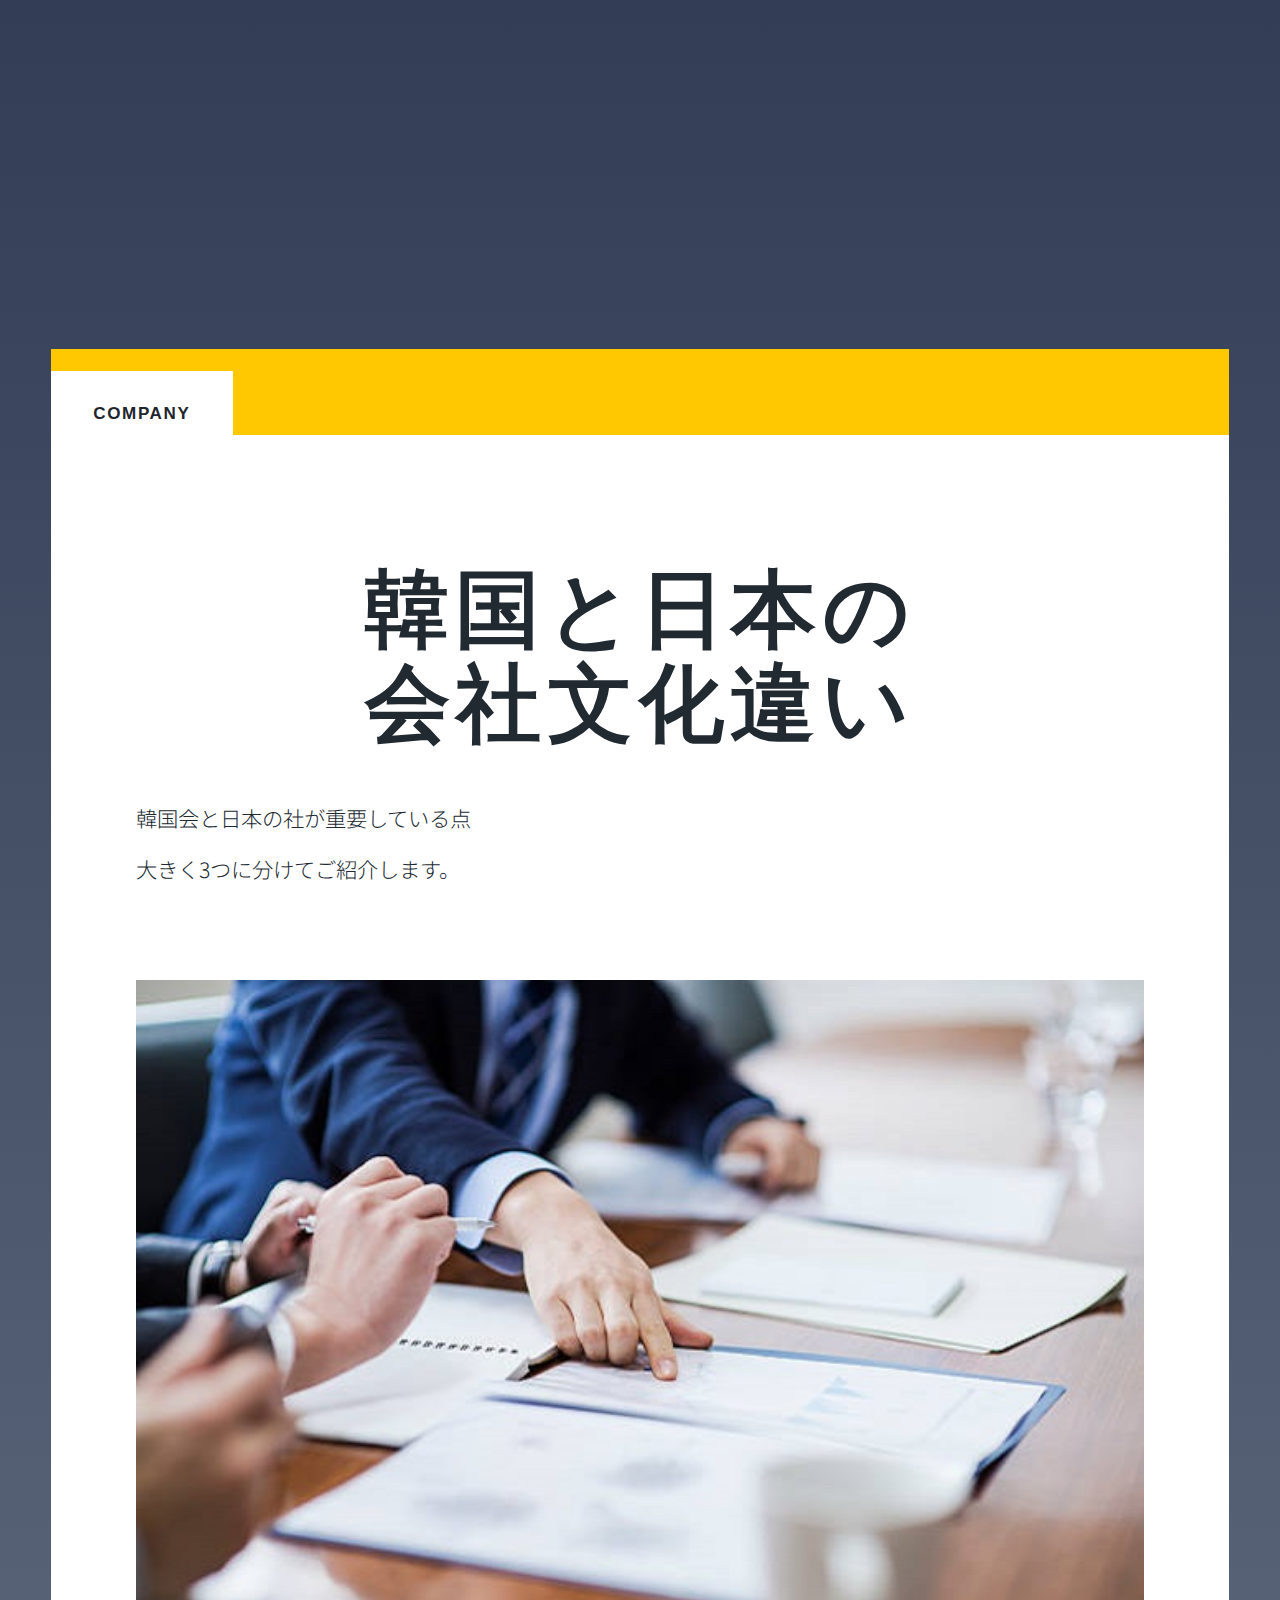
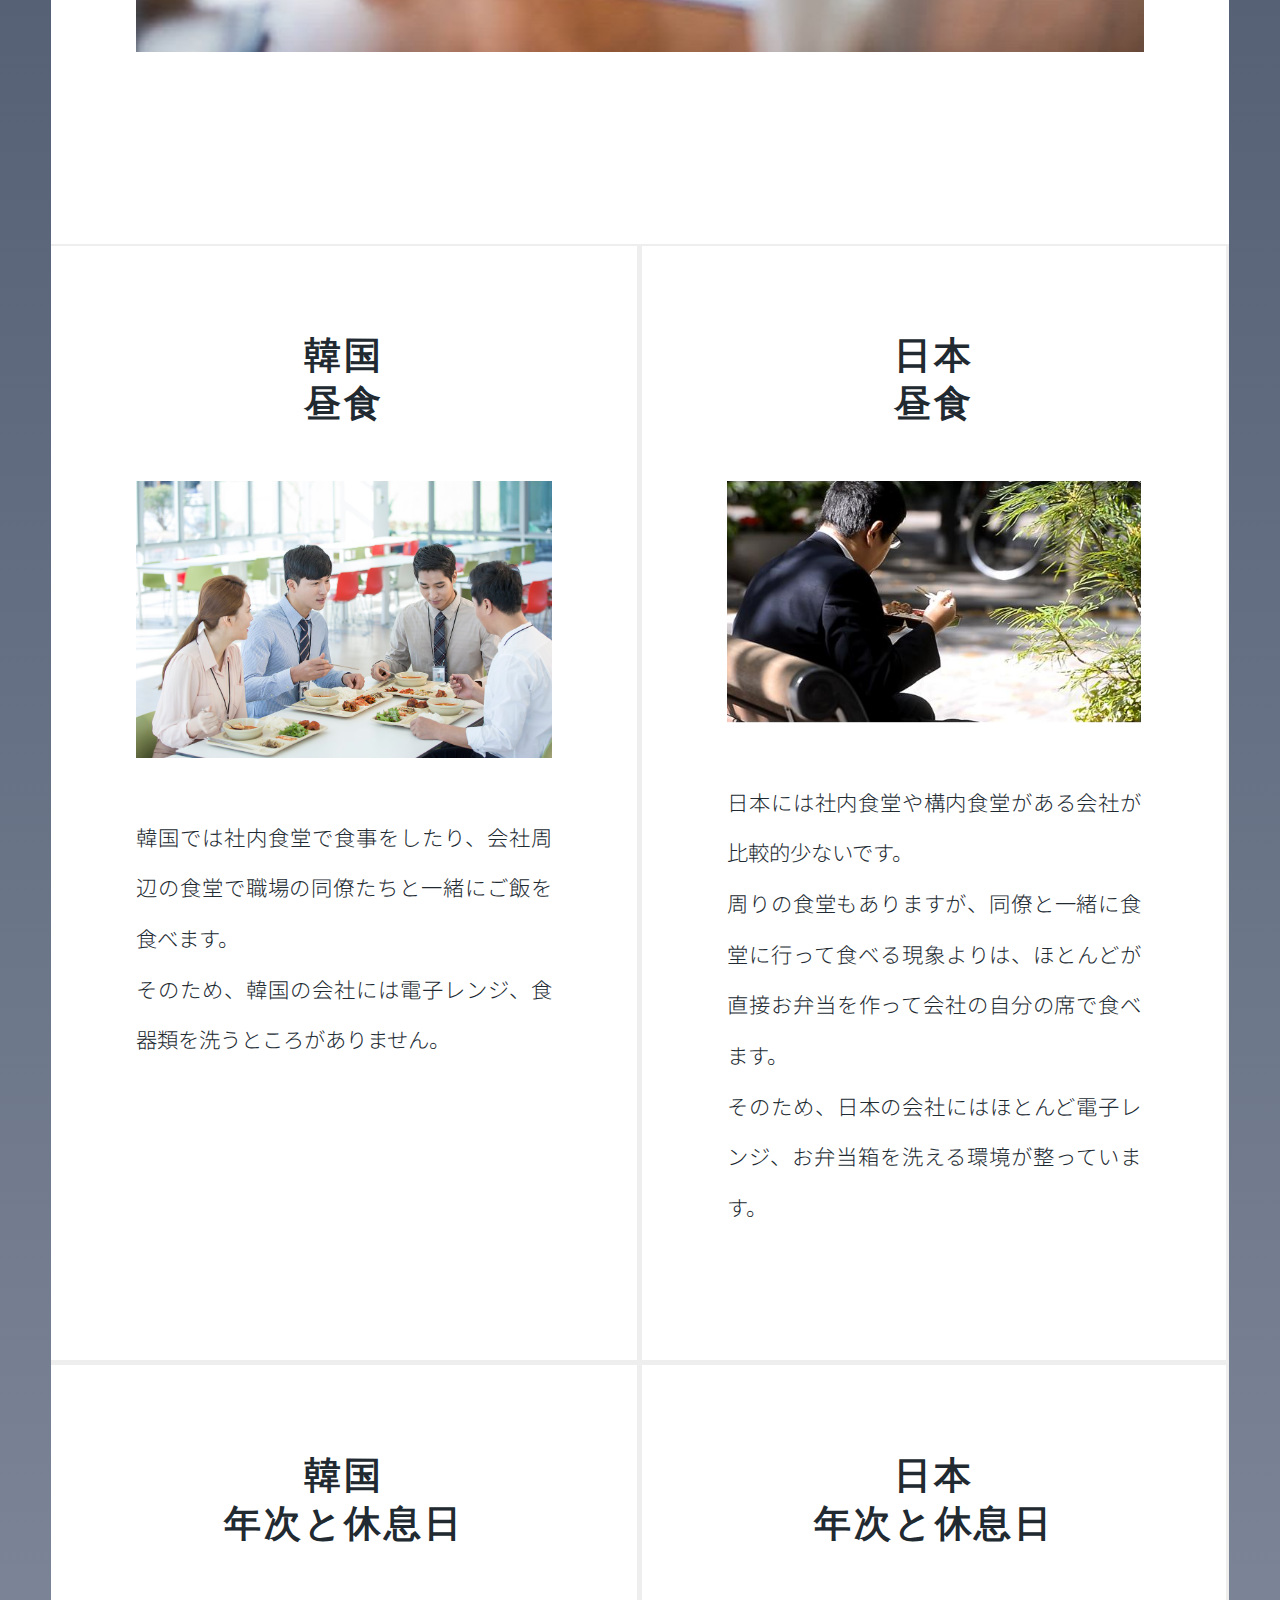
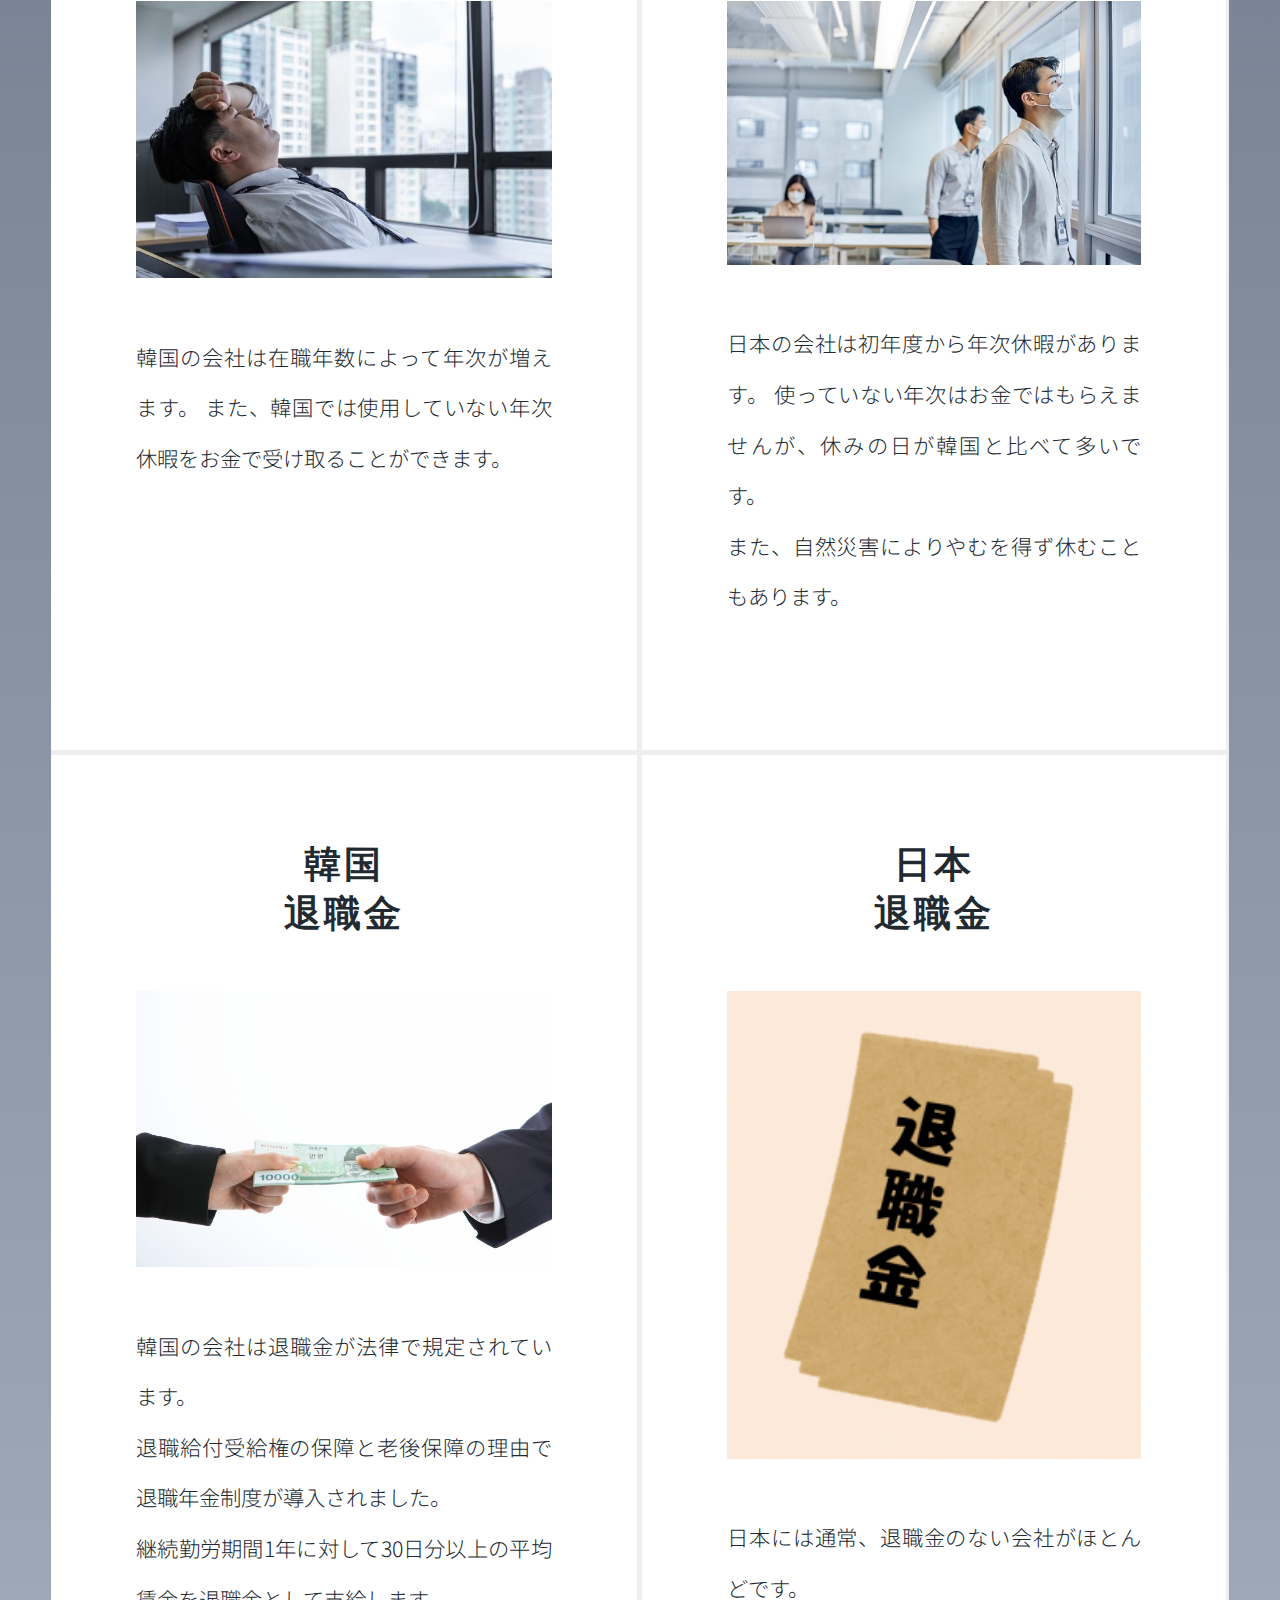
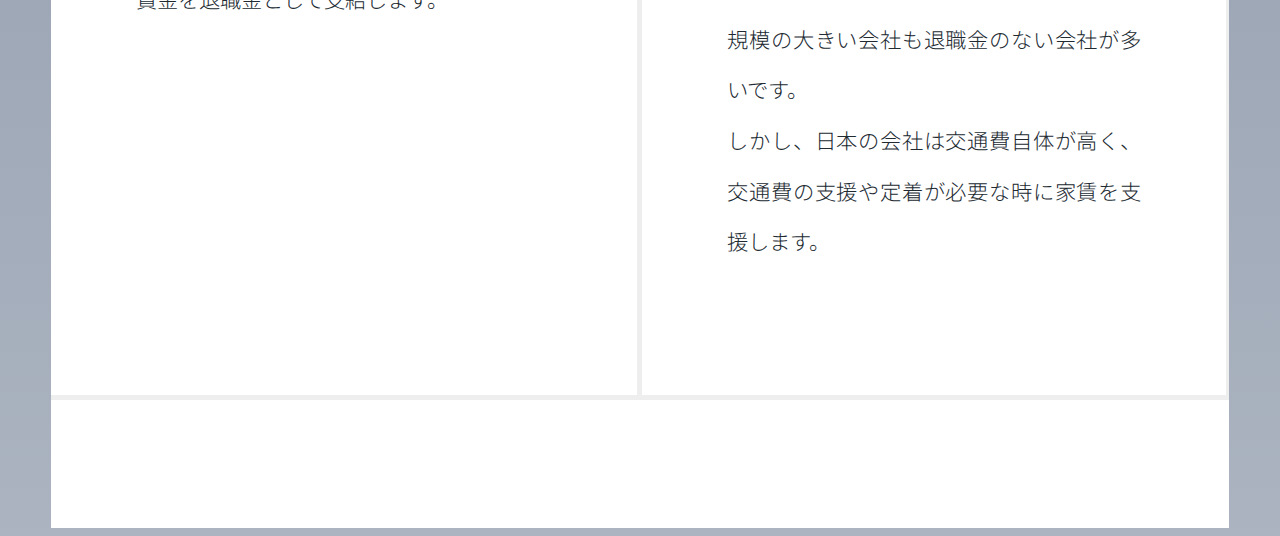
<file: CCC.html>
<!DOCTYPE nHTnML>

<html>
	<head>
		<title>한국과 일본의 회사문화</title>
		<meta charset="utf-8" />
		<meta name="viewport" content="width=device-width, initial-scale=1, user-scalable=no" />
		<link rel="stylesheet" href="css/main.css" />

		<link rel="preconnect" href="https://fonts.googleapis.com">
<link rel="preconnect" href="https://fonts.gstatic.com" crossorigin>
<link href="https://fonts.googleapis.com/css2?family=Noto+Sans+JP&display=swap" rel="stylesheet">
<style>
	@import url('https://fonts.googleapis.com/css2?family=Noto+Sans+JP&display=swap');
	</style>
	</head>
	<body>

		<!-- Wrapper -->
			<div id="wrapper" class="fade-in">

				
				<!-- Header -->
					<header id="header">
					</header>

				<!-- Nav -->
					<nav id="nav">
						<ul class="links">
							<li class="active"><a href="index.html">Company</a></li>
						</ul>
					</nav>

				<!-- Main -->
					<div id="main">

						<!-- Featured Post -->
							<article class="post featured">
								<header class="major">
									<h2><a>韓国と日本の<br/>
										会社文化違い</a></h2>
									<p>韓国会と日本の社が重要している点<br/>
										大きく3つに分けてご紹介します。</p>
								</header>
								<a  class="image main"><img src="assets/img/portfolio/6.jpg" alt="" /></a>
								<ul class="actions special">
								</ul>
							</article>

						<!-- Posts -->
							<section class="posts">
								<article>
									<header>
										<h2><a>韓国<br/>
											昼食</a></h2>
									</header>
									<a  class="image fit"><img src="assets/images/launch.jpg" alt="" /></a>
									<p>韓国では社内食堂で食事をしたり、会社周辺の食堂で職場の同僚たちと一緒にご飯を食べます。<br/>
										そのため、韓国の会社には電子レンジ、食器類を洗うところがありません。</p>
									<ul class="actions special">
									</ul>
								</article>
								<article>
									<header>
										<h2><a>日本<br/>
											昼食</a></h2>
									</header>
									<a class="image fit"><img src="assets/images/launchJP.png" alt="" /></a>
									<p>日本には社内食堂や構内食堂がある会社が比較的少ないです。<br/>
										周りの食堂もありますが、同僚と一緒に食堂に行って食べる現象よりは、ほとんどが直接お弁当を作って会社の自分の席で食べます。<br/> 
										そのため、日本の会社にはほとんど電子レンジ、お弁当箱を洗える環境が整っています。</p>
									<ul class="actions special">
									</ul>
								</article>
								<article>
									<header>
										<h2><a>韓国<br/>
											年次と休息日</a></h2>
									</header>
									<a  class="image fit"><img src="assets/images/restKR.jpg" alt="" /></a>
									<p>韓国の会社は在職年数によって年次が増えます。 また、韓国では使用していない年次休暇をお金で受け取ることができます。</p>
									<ul class="actions special">
									</ul>
								</article>
								<article>
									<header>
										<h2><a>日本<br/>
											年次と休息日</a></h2>
									</header>
									<a class="image fit"><img src="assets/images/restJP.jpg" alt="" /></a>
									<p>日本の会社は初年度から年次休暇があります。 使っていない年次はお金ではもらえませんが、休みの日が韓国と比べて多いです。<br/>
										また、自然災害によりやむを得ず休むこともあります。</p>
									<ul class="actions special">
									</ul>
								</article>
								<article>
									<header>
										<h2><a>韓国<br/>
											退職金</a></h2>
									</header>
									<a class="image fit"><img src="assets/images/moneyKR.jpg" alt="" /></a>
									<p>韓国の会社は退職金が法律で規定されています。<br/>
										退職給付受給権の保障と老後保障の理由で退職年金制度が導入されました。<br/>
										継続勤労期間1年に対して30日分以上の平均賃金を退職金として支給します。 </p>
									<ul class="actions special">
									</ul>
								</article>
								<article>
									<header>
										<h2><a>日本<br/>
											退職金</a></h2>
									</header>
									<a class="image fit"><img src="assets/images/moneyJP.png" alt="" /></a>
									<p>日本には通常、退職金のない会社がほとんどです。<br/>
										規模の大きい会社も退職金のない会社が多いです。<br/>
										しかし、日本の会社は交通費自体が高く、交通費の支援や定着が必要な時に家賃を支援します。</p>
									<ul class="actions special">
									</ul>
							</section>

						


				<!-- Copyright -->
					<div id="copyright">
						
					</div>

			</div>


	</body>
</html>
</file>
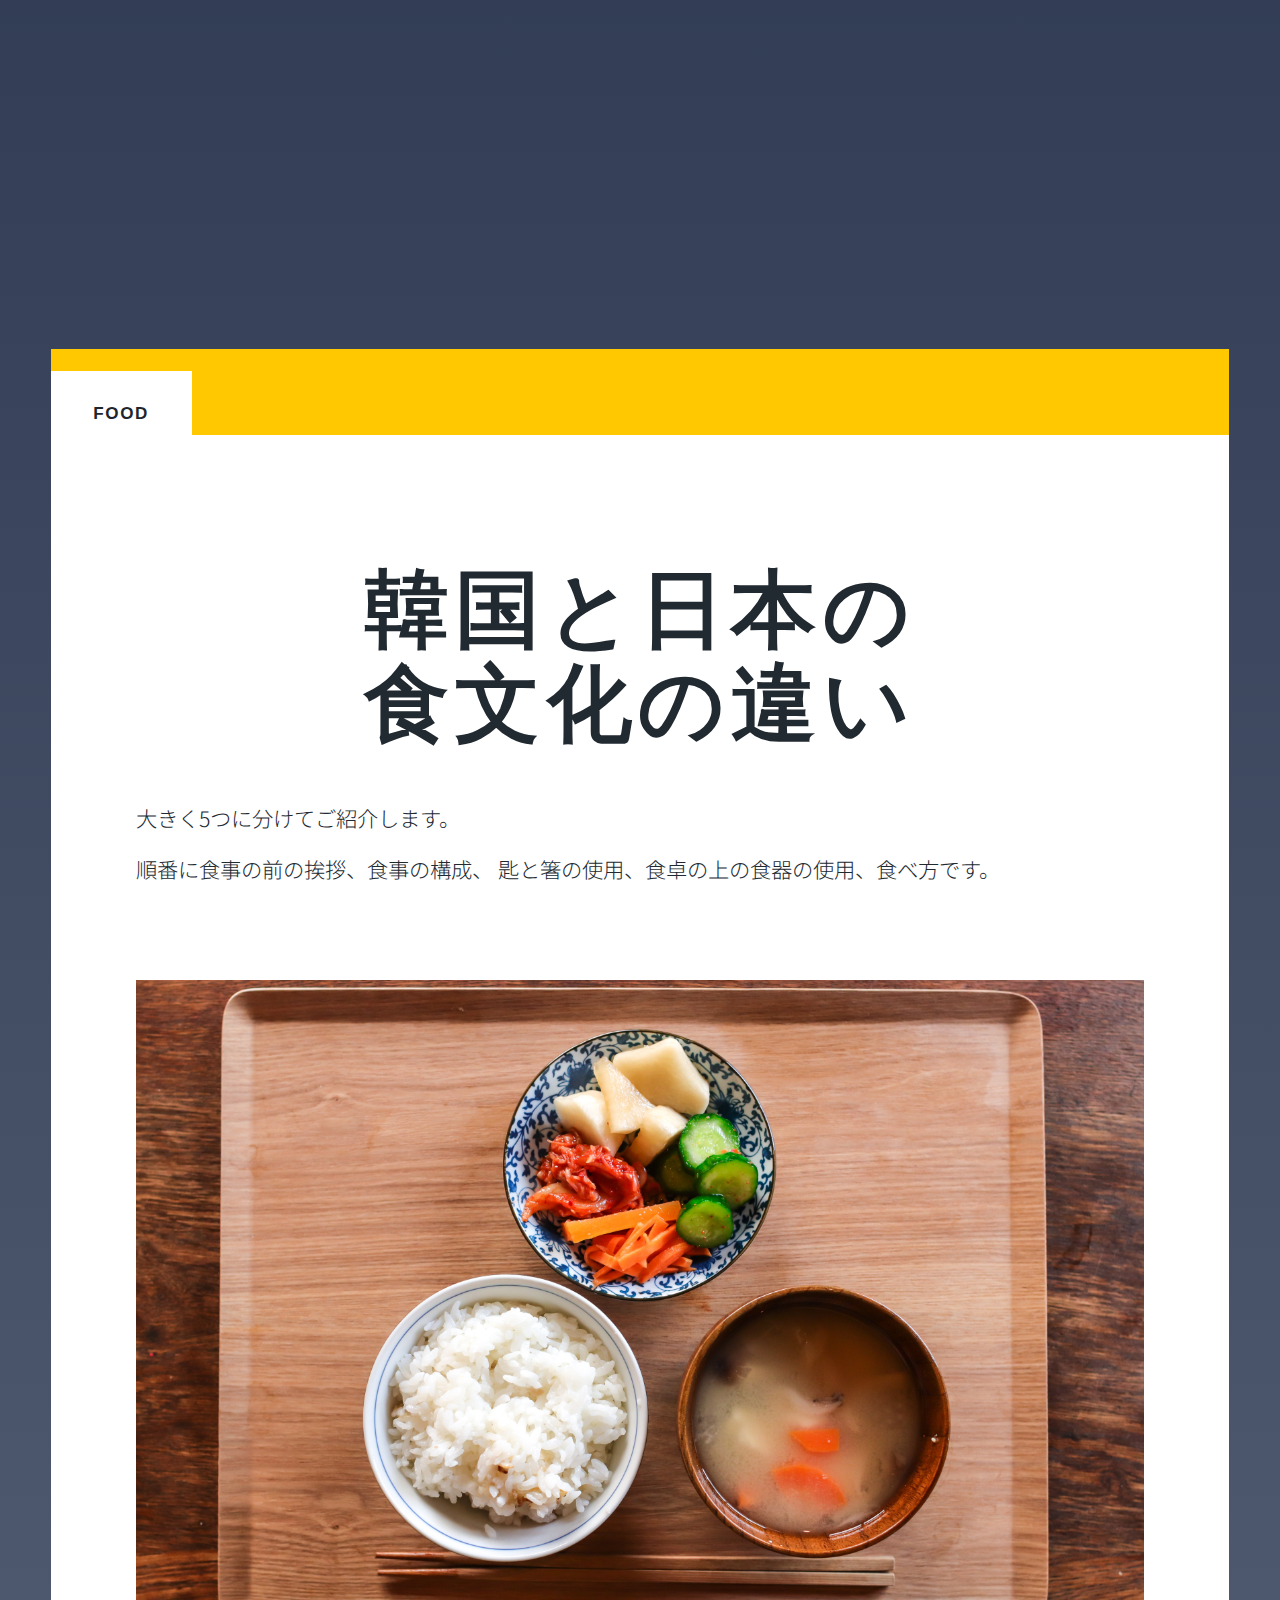
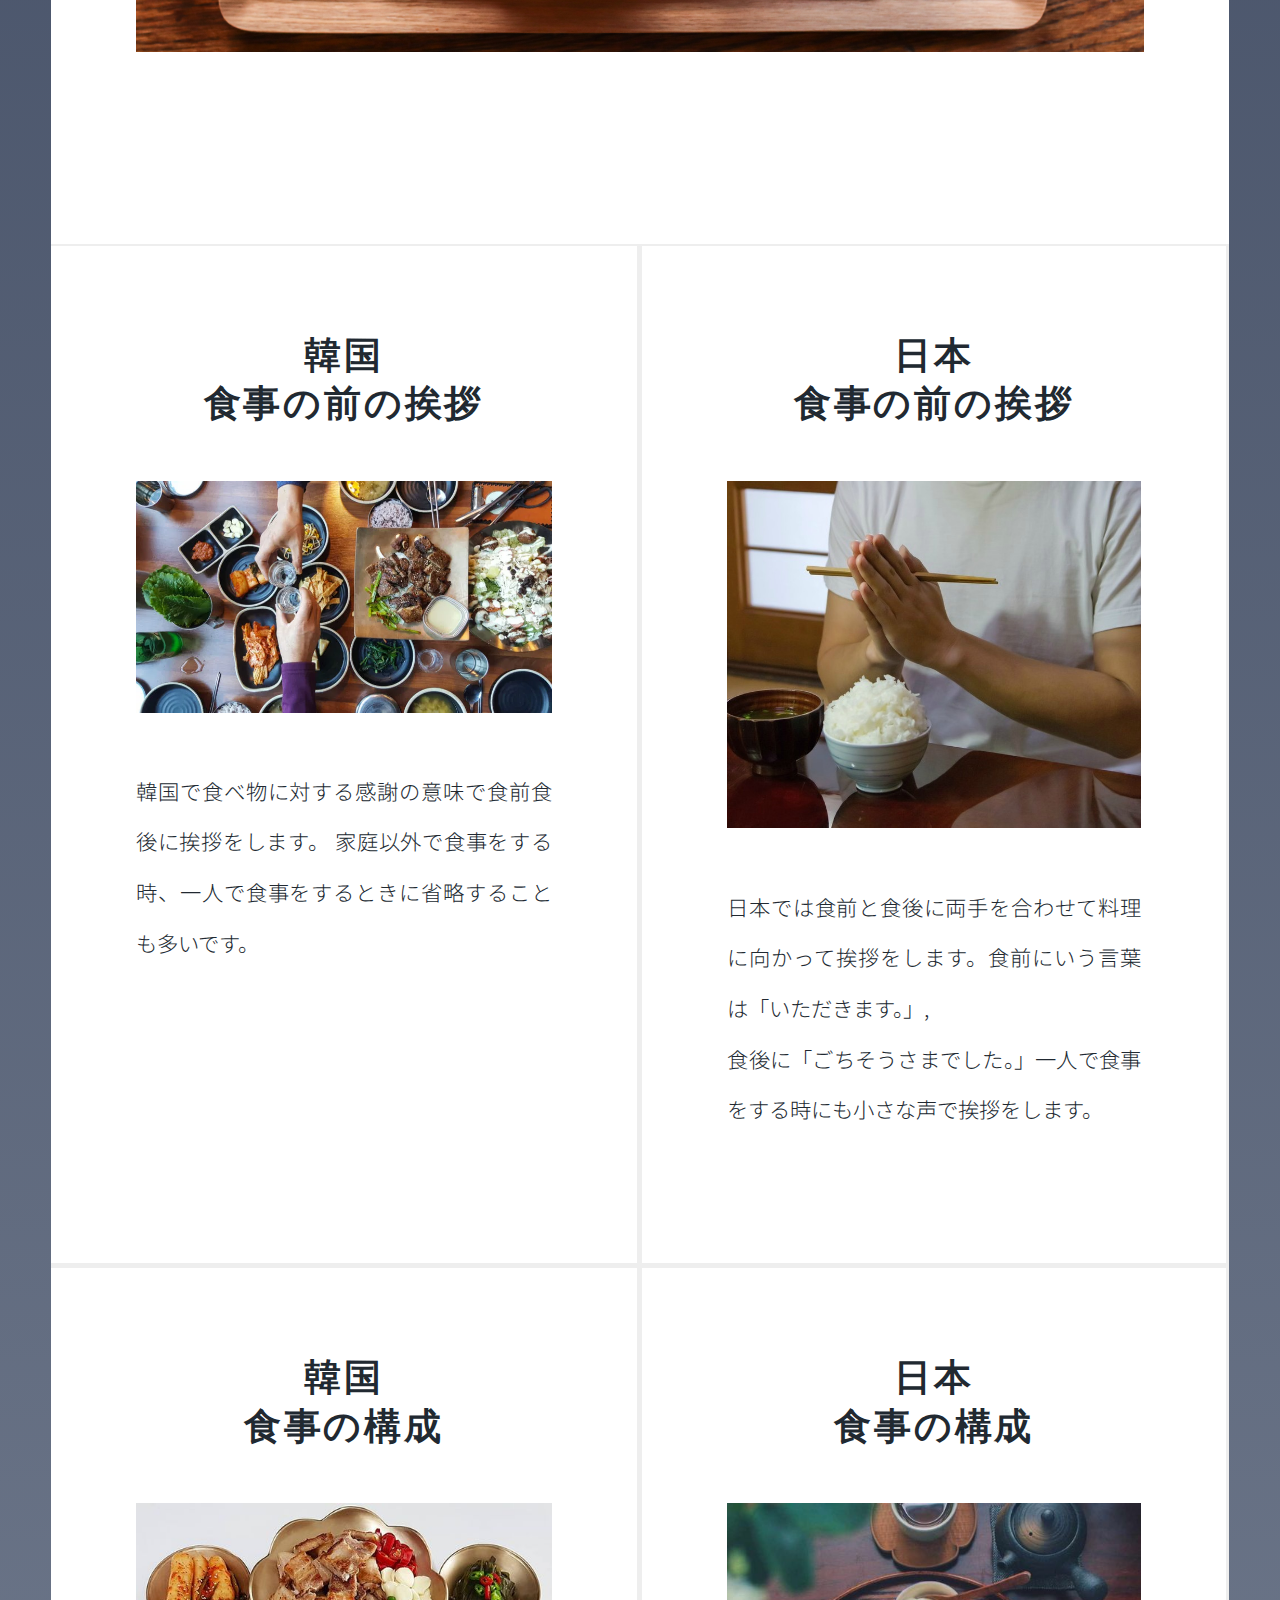
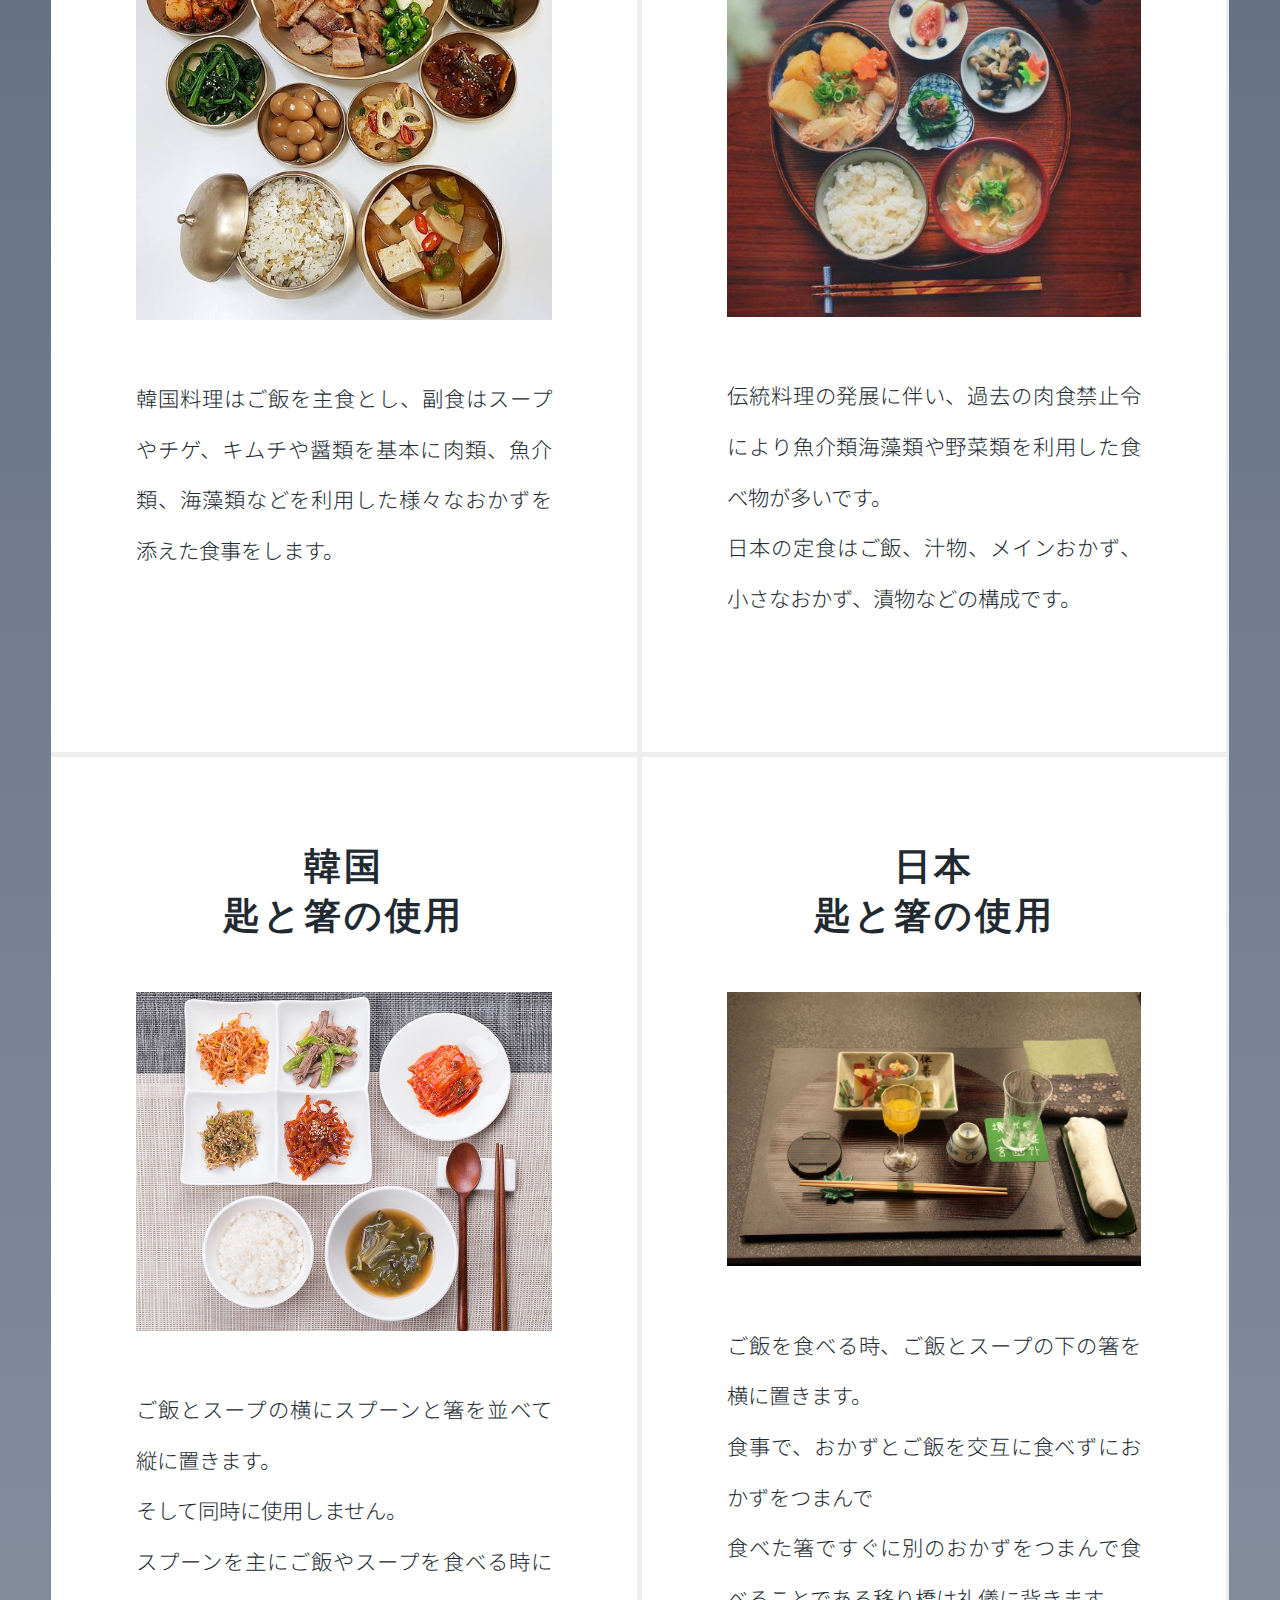
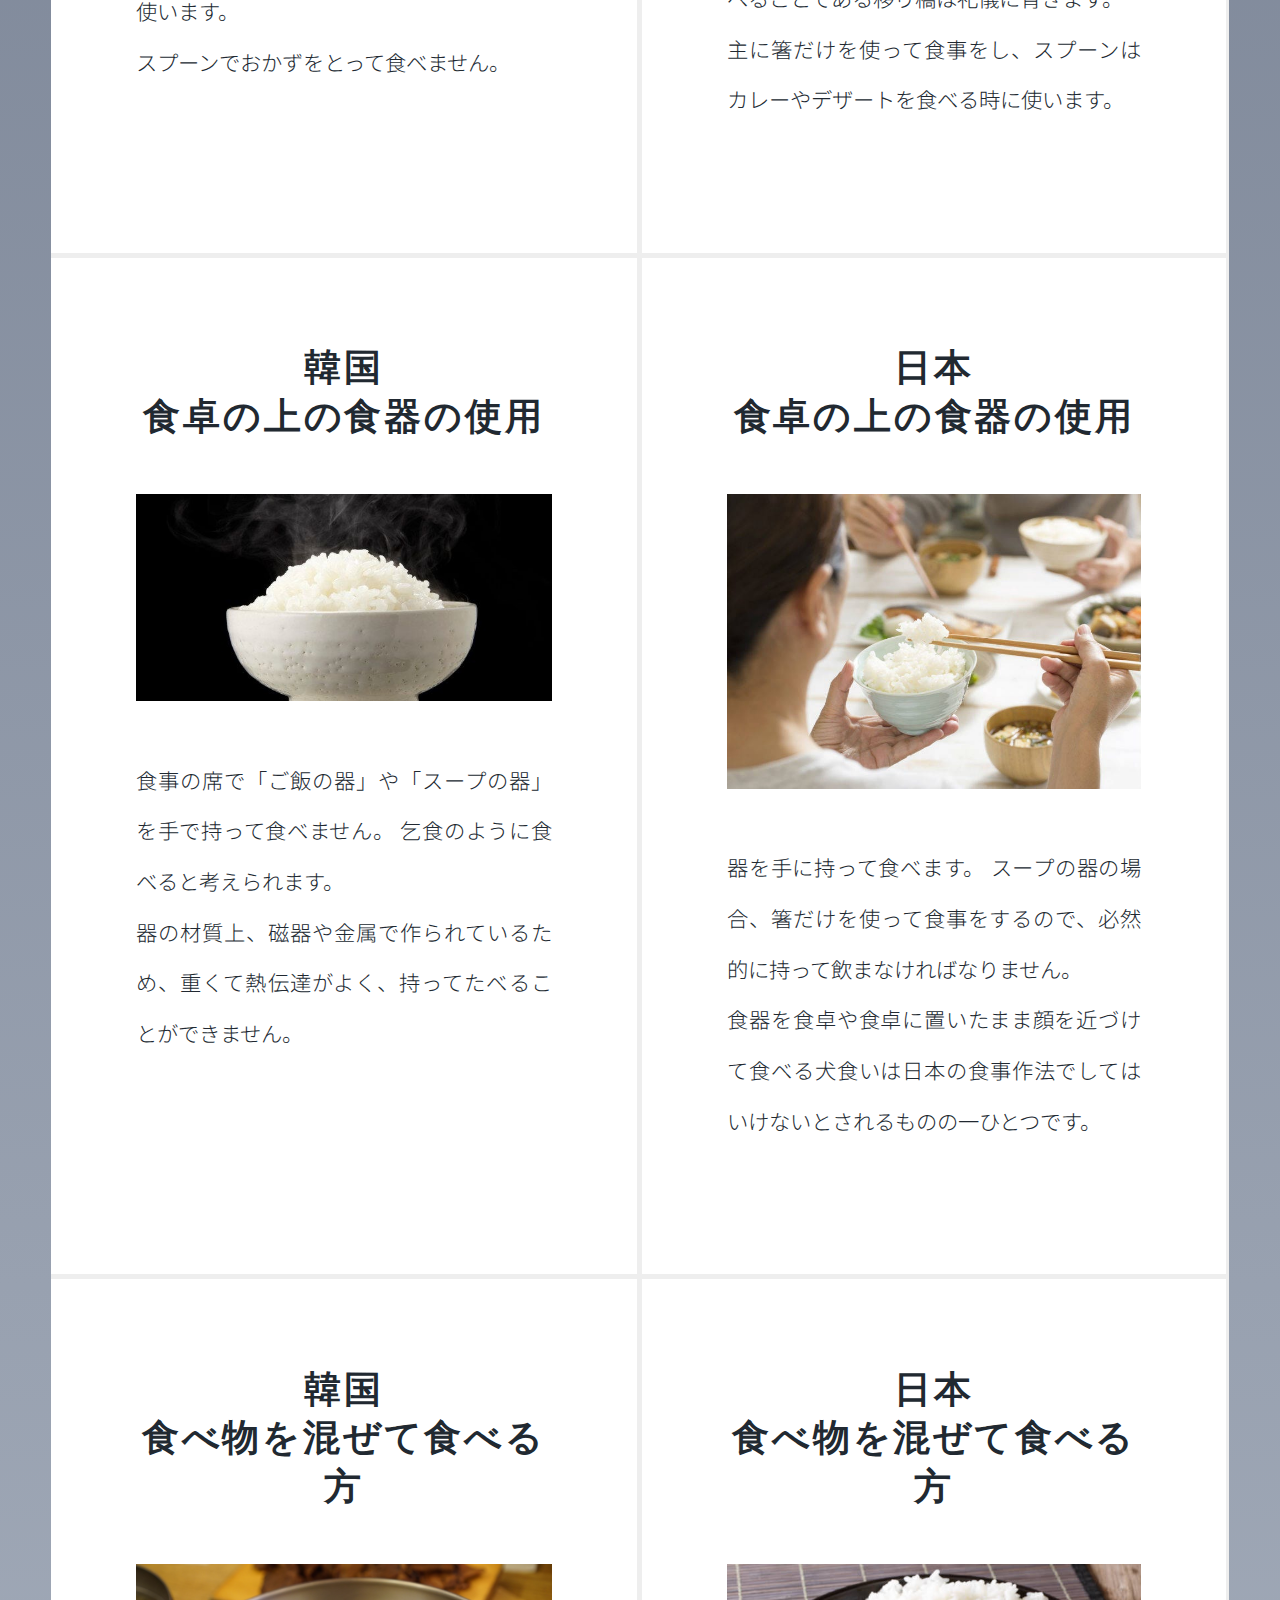
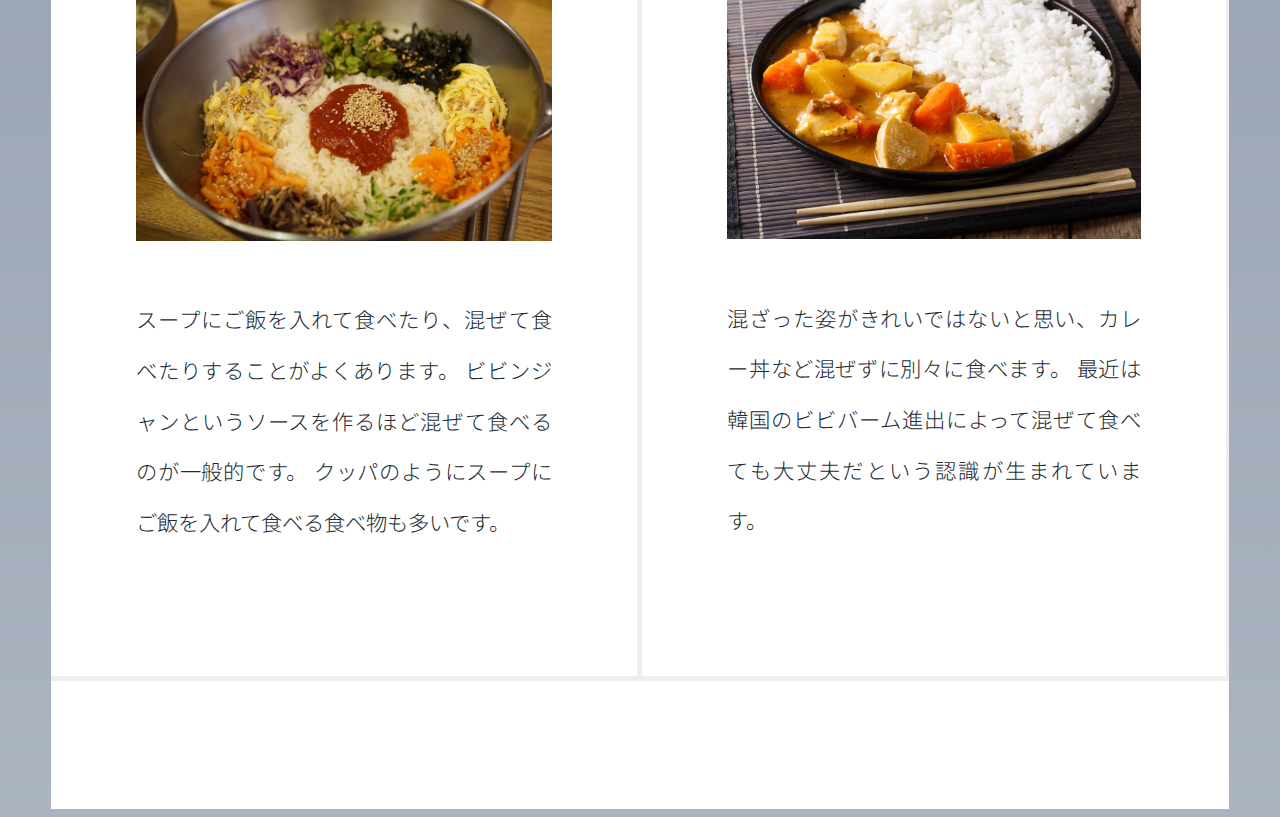
<file: Food.html>
<!DOCTYPE nHTnML>

<html>
	<head>
		<title>한국과 일본의 식사문화</title>
		<meta charset="utf-8" />
		<meta name="viewport" content="width=device-width, initial-scale=1, user-scalable=no" />
		<link rel="stylesheet" href="css/main.css" />

		<link rel="preconnect" href="https://fonts.googleapis.com">
<link rel="preconnect" href="https://fonts.gstatic.com" crossorigin>
<link href="https://fonts.googleapis.com/css2?family=Noto+Sans+JP&display=swap" rel="stylesheet">
<style>
	@import url('https://fonts.googleapis.com/css2?family=Noto+Sans+JP&display=swap');
	</style>
	</head>
	<body>

		<!-- Wrapper -->
			<div id="wrapper" class="fade-in">

				
				<!-- Header -->
					<header id="header">
					</header>

				<!-- Nav -->
					<nav id="nav">
						<ul class="links">
							<li class="active"><a href="index.html">FOOD</a></li>
						</ul>
					</nav>

				<!-- Main -->
					<div id="main">

						<!-- Featured Post -->
							<article class="post featured">
								<header class="major">
									<h2><a>韓国と日本の<br/>
										食文化の違い</a></h2>
									<p>大きく5つに分けてご紹介します。 <br/>
										順番に食事の前の挨拶、食事の構成、 匙と箸の使用、食卓の上の食器の使用、食べ方です。</p>
								</header>
								<a  class="image main"><img src="images/1.jpg" alt="" /></a>
								<ul class="actions special">
								</ul>
							</article>

						<!-- Posts -->
							<section class="posts">
								<article>
									<header>
										<h2><a>韓国<br/>
											食事の前の挨拶</a></h2>
									</header>
									<a  class="image fit"><img src="images/ko1.jpg" alt="" /></a>
									<p>韓国で食べ物に対する感謝の意味で食前食後に挨拶をします。
										家庭以外で食事をする時、一人で食事をするときに省略することも多いです。</p>
									<ul class="actions special">
									</ul>
								</article>
								<article>
									<header>
										<h2><a>日本<br/>
											食事の前の挨拶</a></h2>
									</header>
									<a class="image fit"><img src="images/jp1.jpg" alt="" /></a>
									<p>日本では食前と食後に両手を合わせて料理に向かって挨拶をします。食前にいう言葉は「いただきます。」, <br/>
										食後に「ごちそうさまでした。」一人で食事をする時にも小さな声で挨拶をします。</p>
									<ul class="actions special">
									</ul>
								</article>
								<article>
									<header>
										<h2><a>韓国<br/>
											食事の構成</a></h2>
									</header>
									<a  class="image fit"><img src="images/ko2.jpg" alt="" /></a>
									<p>韓国料理はご飯を主食とし、副食はスープやチゲ、キムチや醤類を基本に肉類、魚介類、海藻類などを利用した様々なおかずを添えた食事をします。</p>
									<ul class="actions special">
									</ul>
								</article>
								<article>
									<header>
										<h2><a>日本<br/>
											食事の構成</a></h2>
									</header>
									<a class="image fit"><img src="images/jp2.jpg" alt="" /></a>
									<p>伝統料理の発展に伴い、過去の肉食禁止令により魚介類海藻類や野菜類を利用した食べ物が多いです。<br/>
										日本の定食はご飯、汁物、メインおかず、小さなおかず、漬物などの構成です。</p>
									<ul class="actions special">
									</ul>
								</article>
								<article>
									<header>
										<h2><a>韓国<br/>
											匙と箸の使用</a></h2>
									</header>
									<a class="image fit"><img src="images/ko3.jpg" alt="" /></a>
									<p>ご飯とスープの横にスプーンと箸を並べて縦に置きます。<br/>
										そして同時に使用しません。 <br/>
										スプーンを主にご飯やスープを食べる時に使います。<br/>
										スプーンでおかずをとって食べません。</p>
									<ul class="actions special">
									</ul>
								</article>
								<article>
									<header>
										<h2><a>日本<br/>
											匙と箸の使用</a></h2>
									</header>
									<a class="image fit"><img src="images/jp3.jpg" alt="" /></a>
									<p>ご飯を食べる時、ご飯とスープの下の箸を横に置きます。<br/>
										食事で、おかずとご飯を交互に食べずにおかずをつまんで<br/>
										食べた箸ですぐに別のおかずをつまんで食べることである移り橋は礼儀に背きます。<br/>
										主に箸だけを使って食事をし、スプーンはカレーやデザートを食べる時に使います。</p>
									<ul class="actions special">
									</ul>
								</article>
								<article>
									<header>
										<h2><a>韓国<br/>
											食卓の上の食器の使用</a></h2>
									</header>
									<a class="image fit"><img src="images/ko4.jpg" alt="" /></a>
									<p>食事の席で「ご飯の器」や「スープの器」を手で持って食べません。
										乞食のように食べると考えられます。<br/>
										器の材質上、磁器や金属で作られているため、重くて熱伝達がよく、持ってたべることができません。</p>
									<ul class="actions special">
									</ul>
								</article>
								<article>
									<header>
										<h2><a>日本<br/>
											食卓の上の食器の使用</a></h2>
									</header>
									<a  class="image fit"><img src="images/jp4.jpg" alt="" /></a>
									<p>器を手に持って食べます。
										スープの器の場合、箸だけを使って食事をするので、必然的に持って飲まなければなりません。<br/> 
										食器を食卓や食卓に置いたまま顔を近づけて食べる犬食いは日本の食事作法でしてはいけないとされるものの一ひとつです。</p>
									<ul class="actions special">
									</ul>
								</article>
								<article>
									<header>
										<h2><a>韓国<br/>
											食べ物を混ぜて食べる方</a></h2>
									</header>
									<a class="image fit"><img src="images/ko5.jpg" alt="" /></a>
									<p>スープにご飯を入れて食べたり、混ぜて食べたりすることがよくあります。
										ビビンジャンというソースを作るほど混ぜて食べるのが一般的です。
										クッパのようにスープにご飯を入れて食べる食べ物も多いです。</p>
									<ul class="actions special">
									</ul>
								</article>
								<article>
									<header>
										<h2><a>日本<br/>
											食べ物を混ぜて食べる方</a></h2>
									</header>
									<a class="image fit"><img src="images/jp5.jpg" alt="" /></a>
									<p>混ざった姿がきれいではないと思い、カレー丼など混ぜずに別々に食べます。
										最近は韓国のビビバーム進出によって混ぜて食べても大丈夫だという認識が生まれています。</p>
									<ul class="actions special">
									</ul>
								</article>
							</section>

						


				<!-- Copyright -->
					<div id="copyright">
						
					</div>

			</div>


	</body>
</html>
</file>
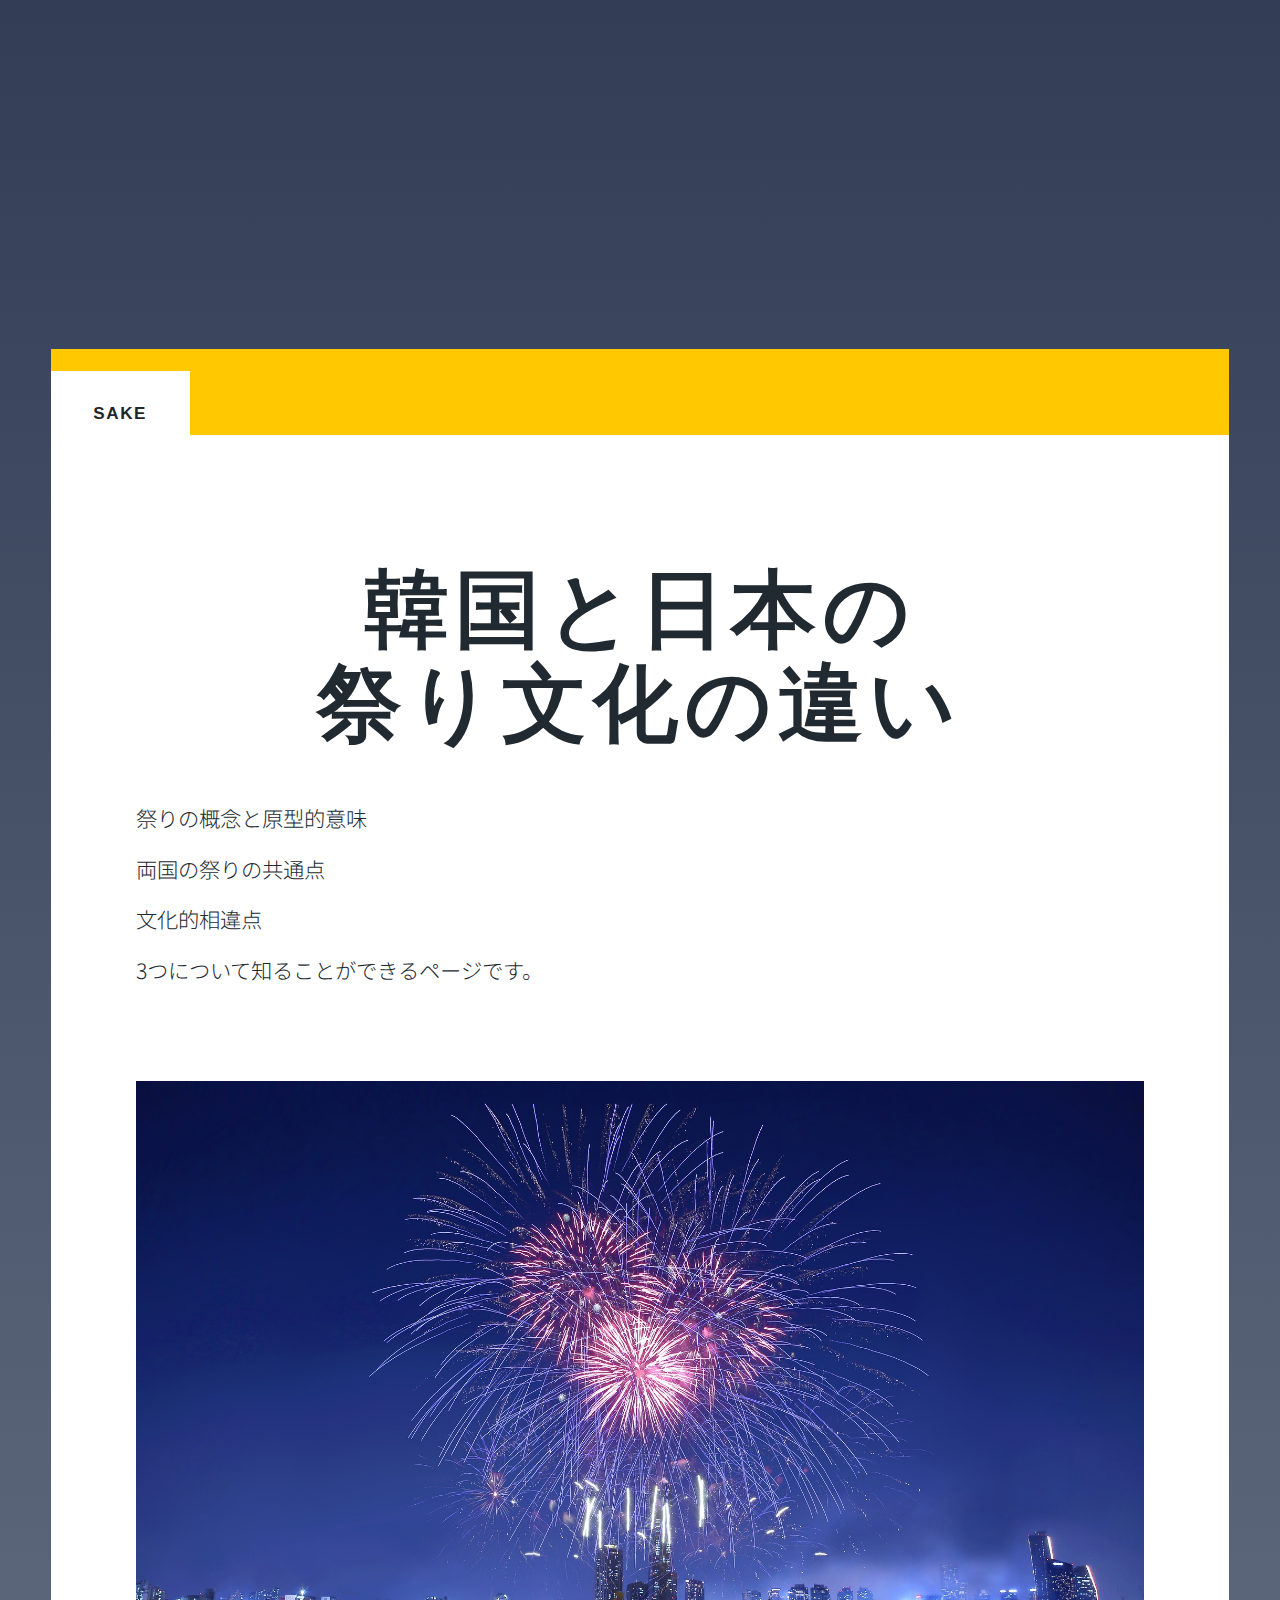
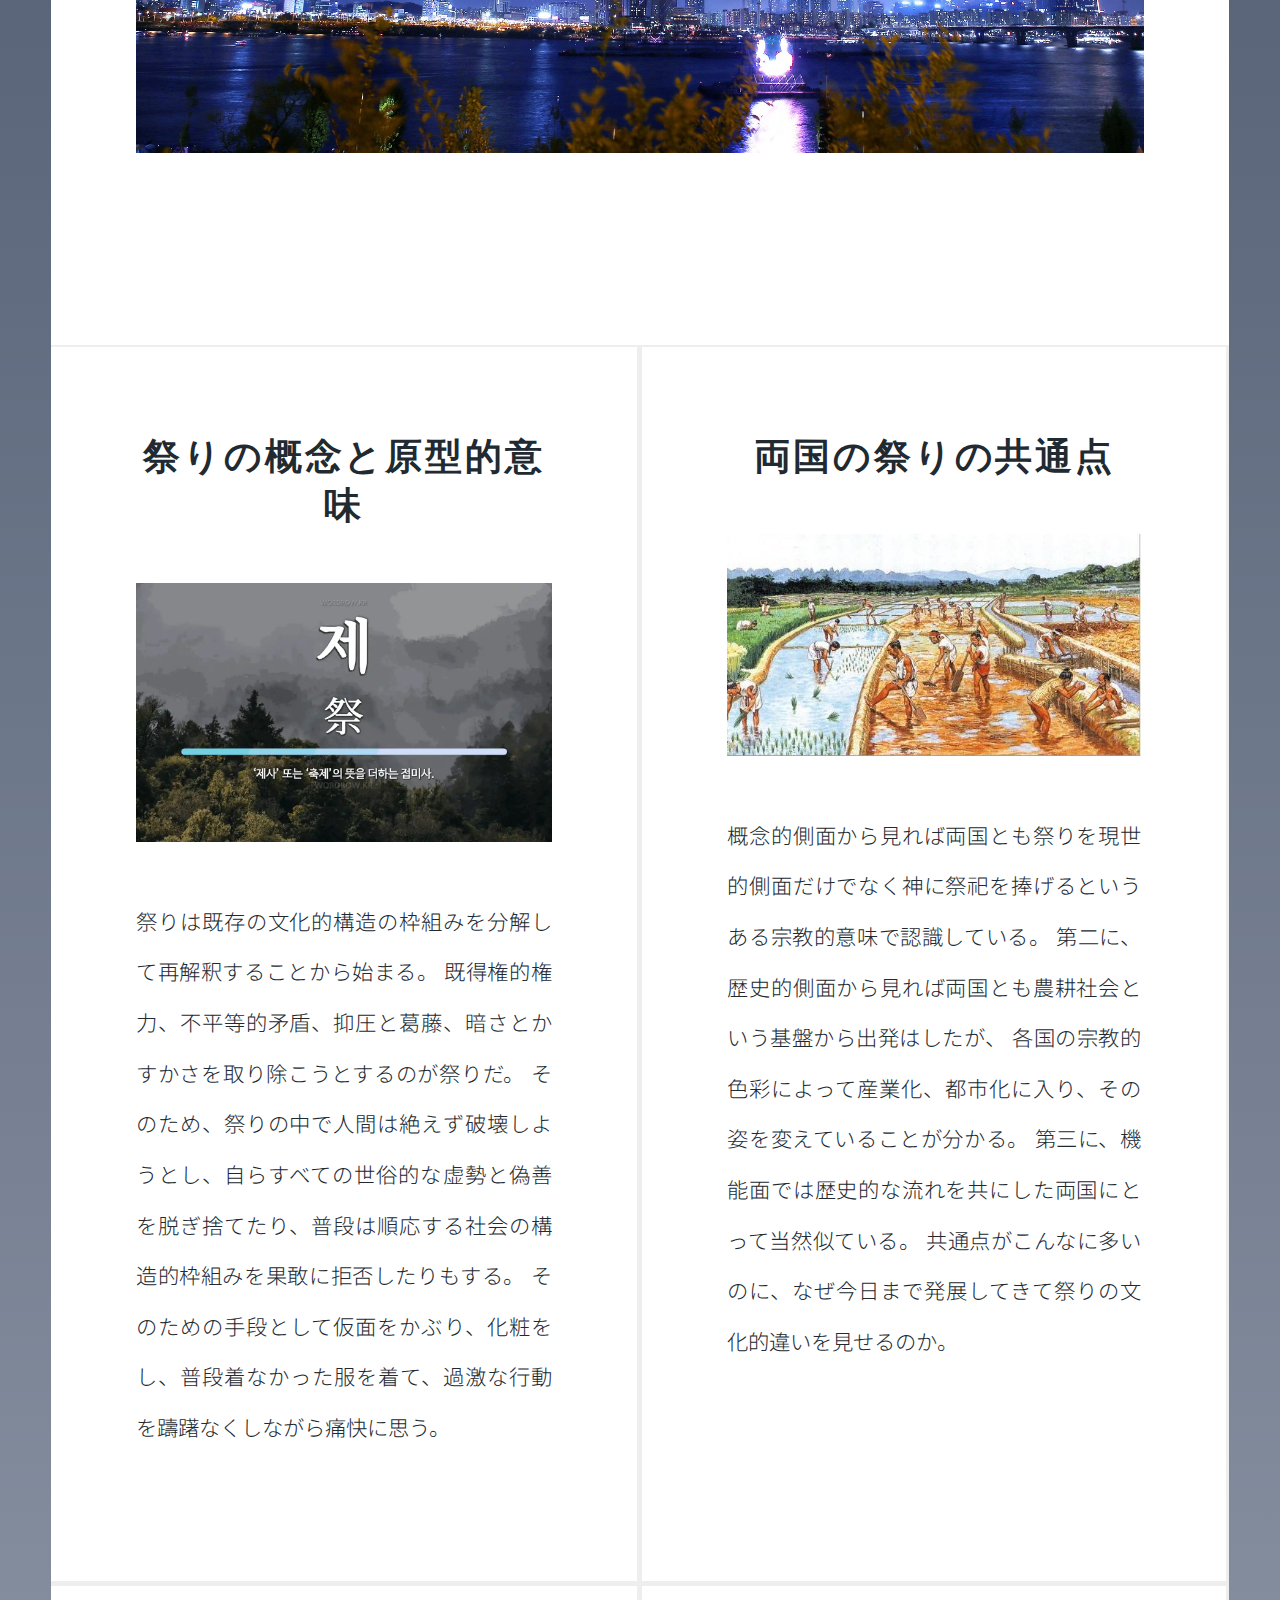
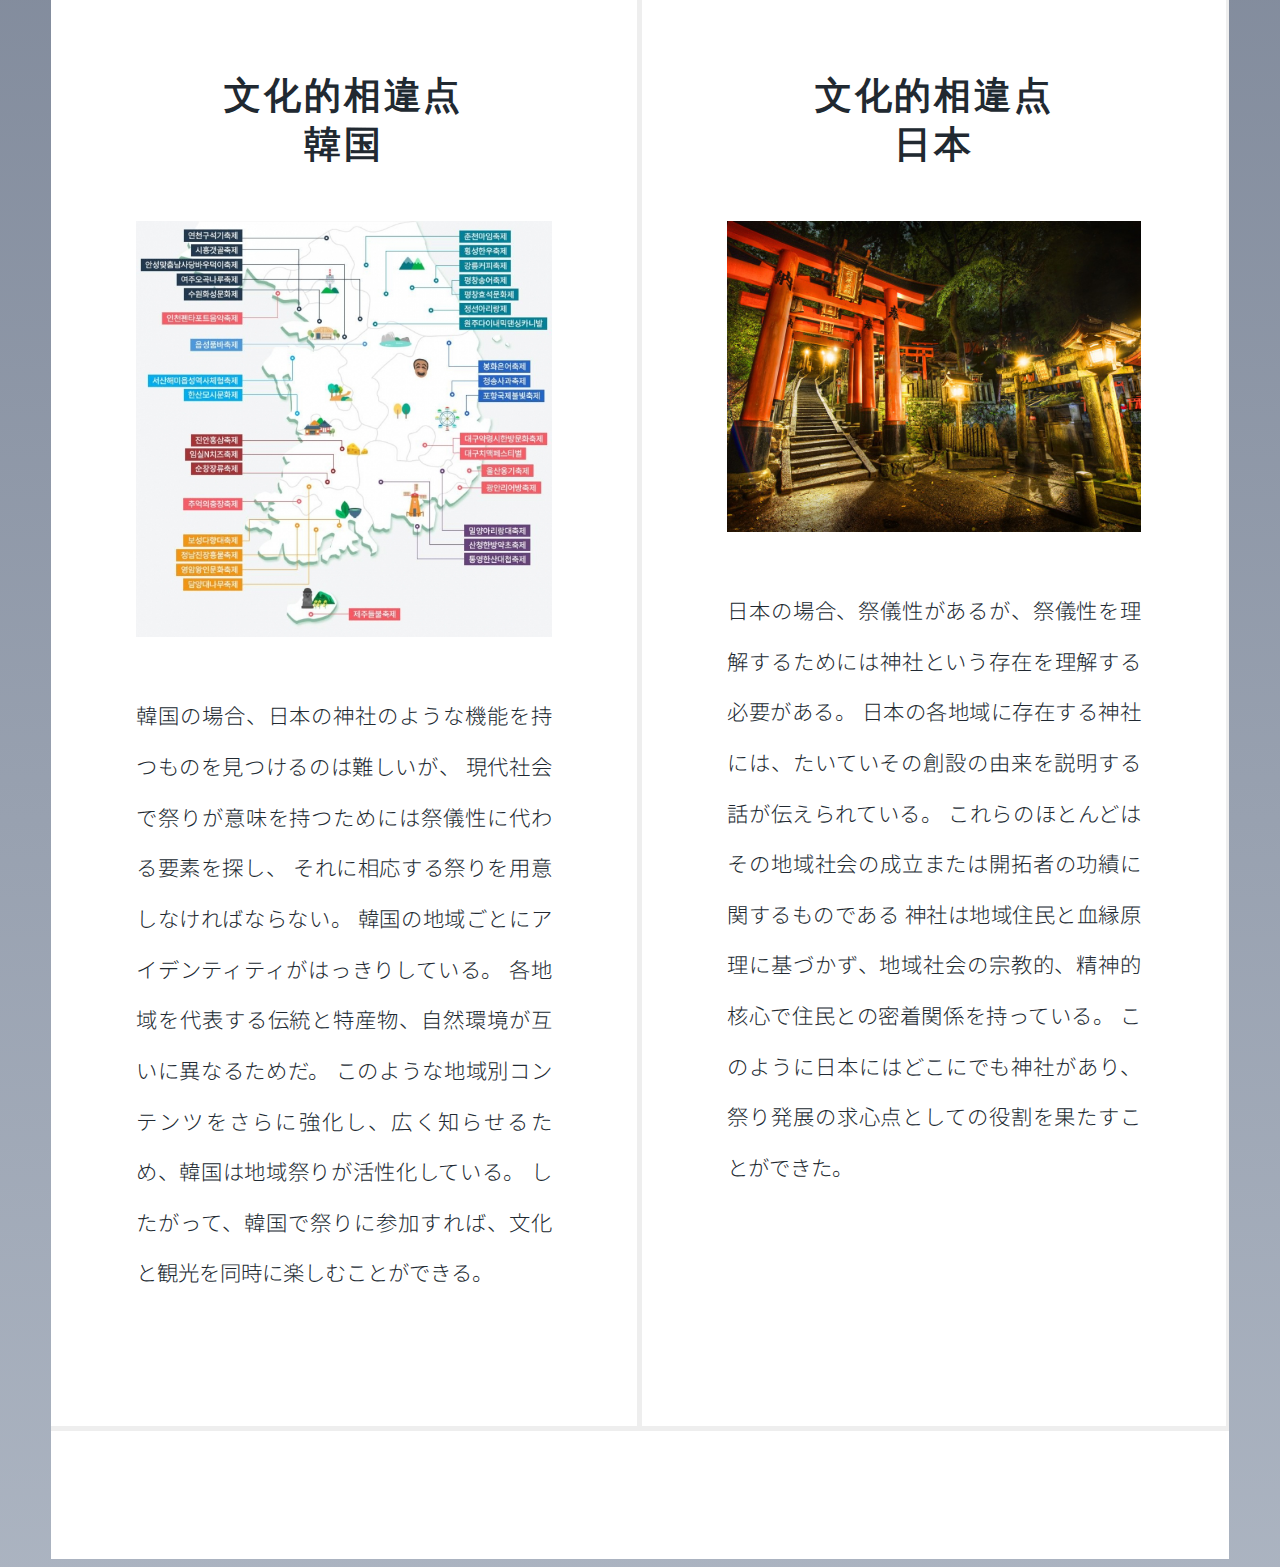
<file: maturi.html>
<!DOCTYPE nHTnML>

<html>
	<head>
		<title>한국과 일본의 축제문화</title>
		<meta charset="utf-8" />
		<meta name="viewport" content="width=device-width, initial-scale=1, user-scalable=no" />
		<link rel="stylesheet" href="css/main.css" />

		<link rel="preconnect" href="https://fonts.googleapis.com">
<link rel="preconnect" href="https://fonts.gstatic.com" crossorigin>
<link href="https://fonts.googleapis.com/css2?family=Noto+Sans+JP&display=swap" rel="stylesheet">
<style>
	@import url('https://fonts.googleapis.com/css2?family=Noto+Sans+JP&display=swap');
	</style>
	</head>
	<body>

		<!-- Wrapper -->
			<div id="wrapper" class="fade-in">

				
				<!-- Header -->
					<header id="header">
					</header>

				<!-- Nav -->
					<nav id="nav">
						<ul class="links">
							<li class="active"><a href="index.html">SAKE</a></li>
						</ul>
					</nav>

				<!-- Main -->
					<div id="main">

						<!-- Featured Post -->
							<article class="post featured">
								<header class="major">
									<h2><a>韓国と日本の<br/>
										祭り文化の違い</a></h2>
									<p> 祭りの概念と原型的意味<br/>
										両国の祭りの共通点<br/>
										文化的相違点<br/>
										3つについて知ることができるページです。</p>
								</header>
								<a  class="image main"><img src="assets/img/portfolio/불.jpg" alt="" /></a>
								<ul class="actions special">
								</ul>
							</article>

						<!-- Posts -->
							<section class="posts">
								<article>
									<header>
										<h2><a>祭りの概念と原型的意味</a></h2>
									</header>
									<a  class="image fit"><img src="assets/imgs/제.webp" alt="" /></a>
									<p>祭りは既存の文化的構造の枠組みを分解して再解釈することから始まる。
										既得権的権力、不平等的矛盾、抑圧と葛藤、暗さとかすかさを取り除こうとするのが祭りだ。
										そのため、祭りの中で人間は絶えず破壊しようとし、自らすべての世俗的な虚勢と偽善を脱ぎ捨てたり、普段は順応する社会の構造的枠組みを果敢に拒否したりもする。
										そのための手段として仮面をかぶり、化粧をし、普段着なかった服を着て、過激な行動を躊躇なくしながら痛快に思う。</p>
									<ul class="actions special">
									</ul>
								</article>
								<article>
									<header>
										<h2><a>両国の祭りの共通点<br/>
										</a></h2>
									</header>
									<a class="image fit"><img src="assets/imgs/농.JPG" alt="" /></a>
									<p>概念的側面から見れば両国とも祭りを現世的側面だけでなく神に祭祀を捧げるというある宗教的意味で認識している。 
										第二に、歴史的側面から見れば両国とも農耕社会という基盤から出発はしたが、
										各国の宗教的色彩によって産業化、都市化に入り、その姿を変えていることが分かる。
										第三に、機能面では歴史的な流れを共にした両国にとって当然似ている。
										共通点がこんなに多いのに、なぜ今日まで発展してきて祭りの文化的違いを見せるのか。</p>
									<ul class="actions special">
									</ul>
								</article>
								<article>
									<header>
										<h2><a>文化的相違点<br/>
											韓国</a></h2>
									</header>
									<a  class="image fit"><img src="assets/imgs/지역.jpg" alt="" /></a>
									<p>韓国の場合、日本の神社のような機能を持つものを見つけるのは難しいが、
										現代社会で祭りが意味を持つためには祭儀性に代わる要素を探し、
										それに相応する祭りを用意しなければならない。
										韓国の地域ごとにアイデンティティがはっきりしている。
										各地域を代表する伝統と特産物、自然環境が互いに異なるためだ。
										このような地域別コンテンツをさらに強化し、広く知らせるため、韓国は地域祭りが活性化している。
										したがって、韓国で祭りに参加すれば、文化と観光を同時に楽しむことができる。</p>
									<ul class="actions special">
									</ul>
								</article>
								<article>
									<header>
										<h2><a>文化的相違点<br/>
											日本</a></h2>
									</header>
									<a class="image fit"><img src="assets/imgs/진자.jpg" alt="" /></a>
									<p>日本の場合、祭儀性があるが、祭儀性を理解するためには神社という存在を理解する必要がある。
										日本の各地域に存在する神社には、たいていその創設の由来を説明する話が伝えられている。 
										これらのほとんどはその地域社会の成立または開拓者の功績に関するものである
										神社は地域住民と血縁原理に基づかず、地域社会の宗教的、精神的核心で住民との密着関係を持っている。
										このように日本にはどこにでも神社があり、祭り発展の求心点としての役割を果たすことができた。</p>
									<ul class="actions special">
									</ul>
								</article>

							</section>

						


				<!-- Copyright -->
					<div id="copyright">
						
					</div>

			</div>


	</body>
</html>
</file>
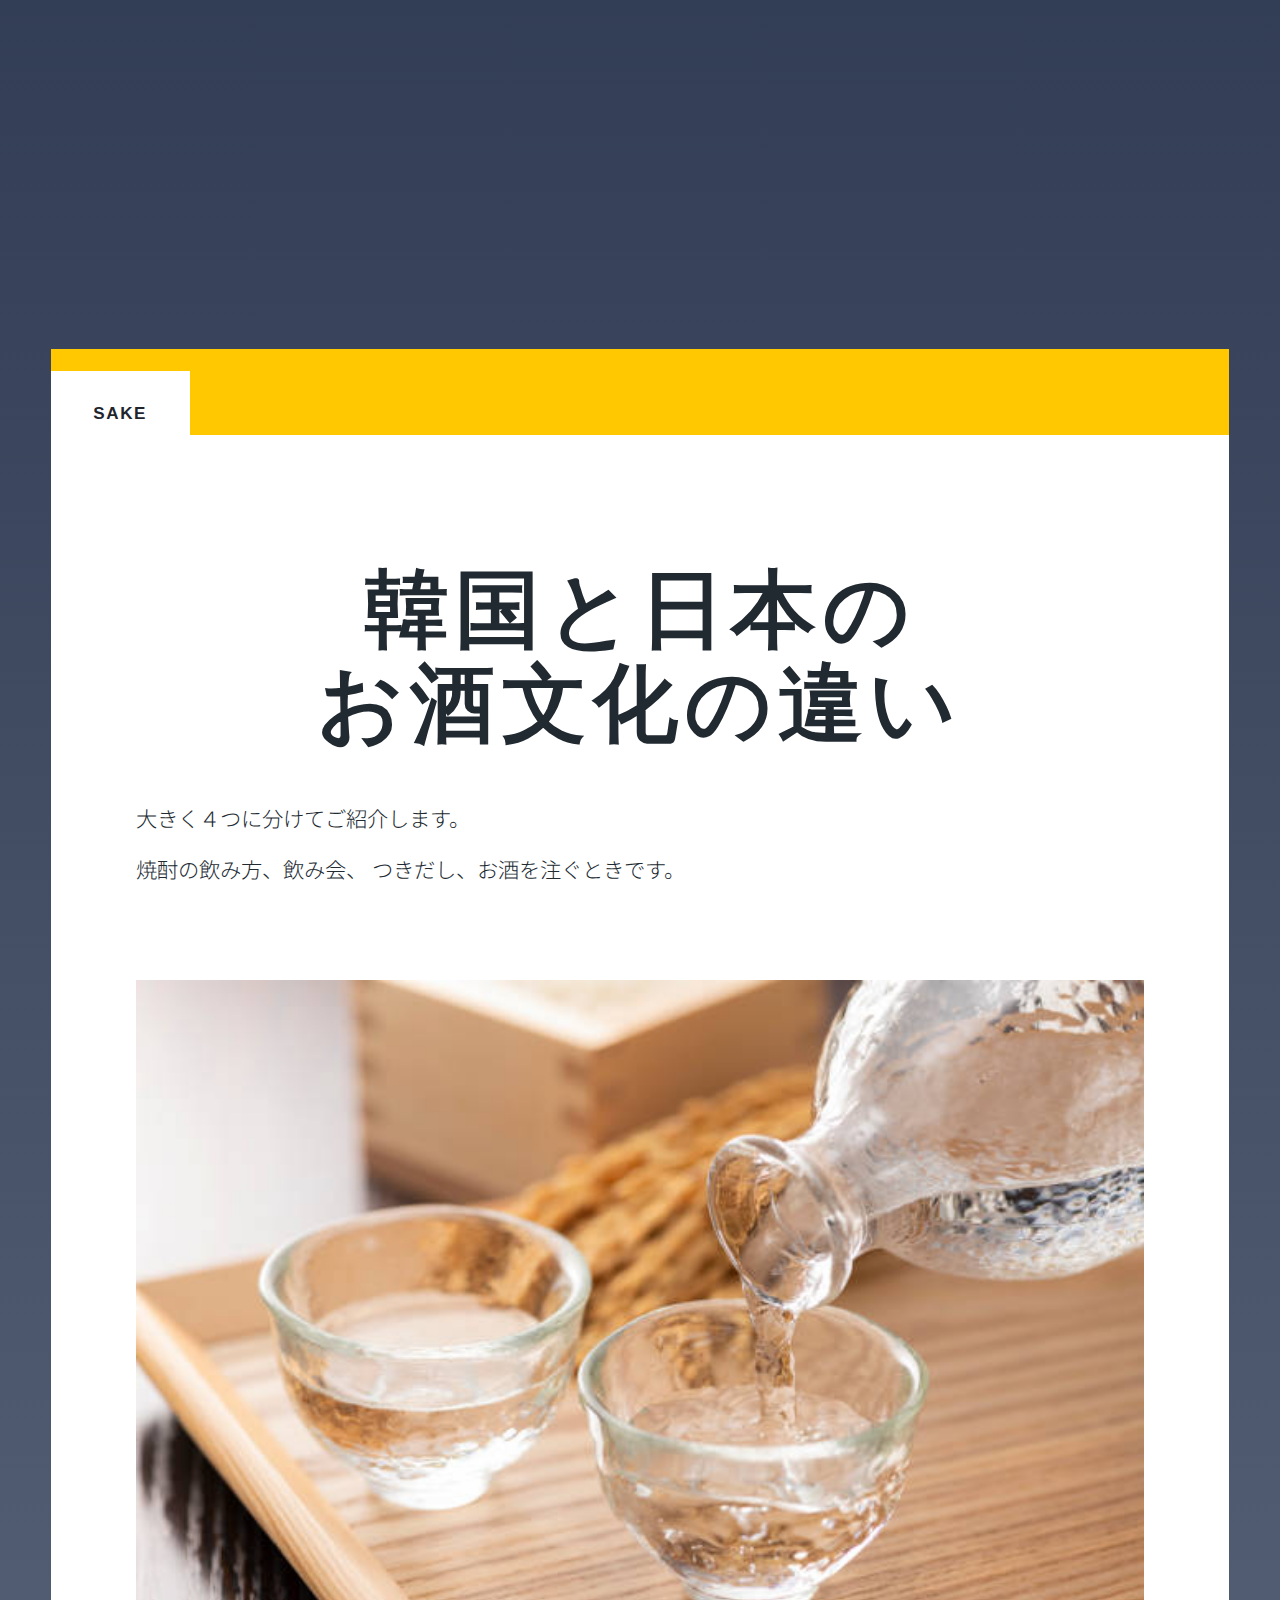
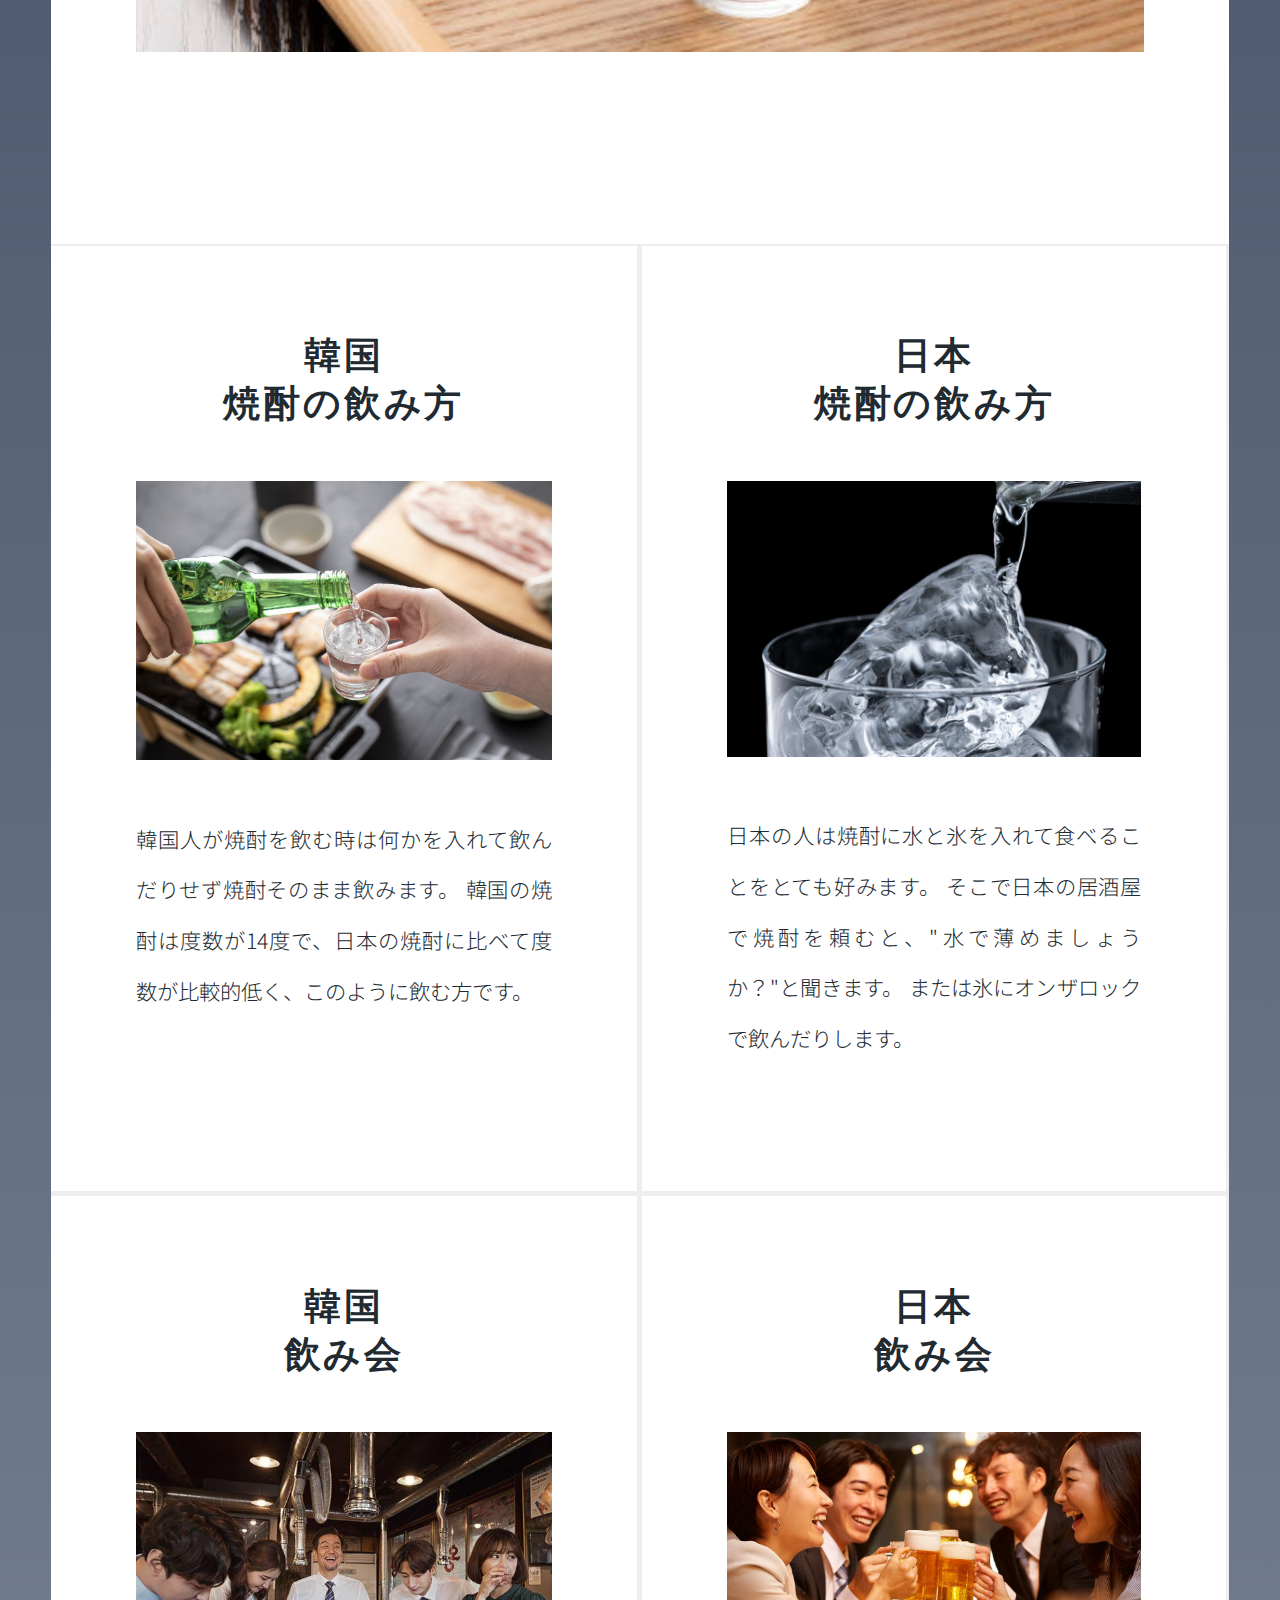
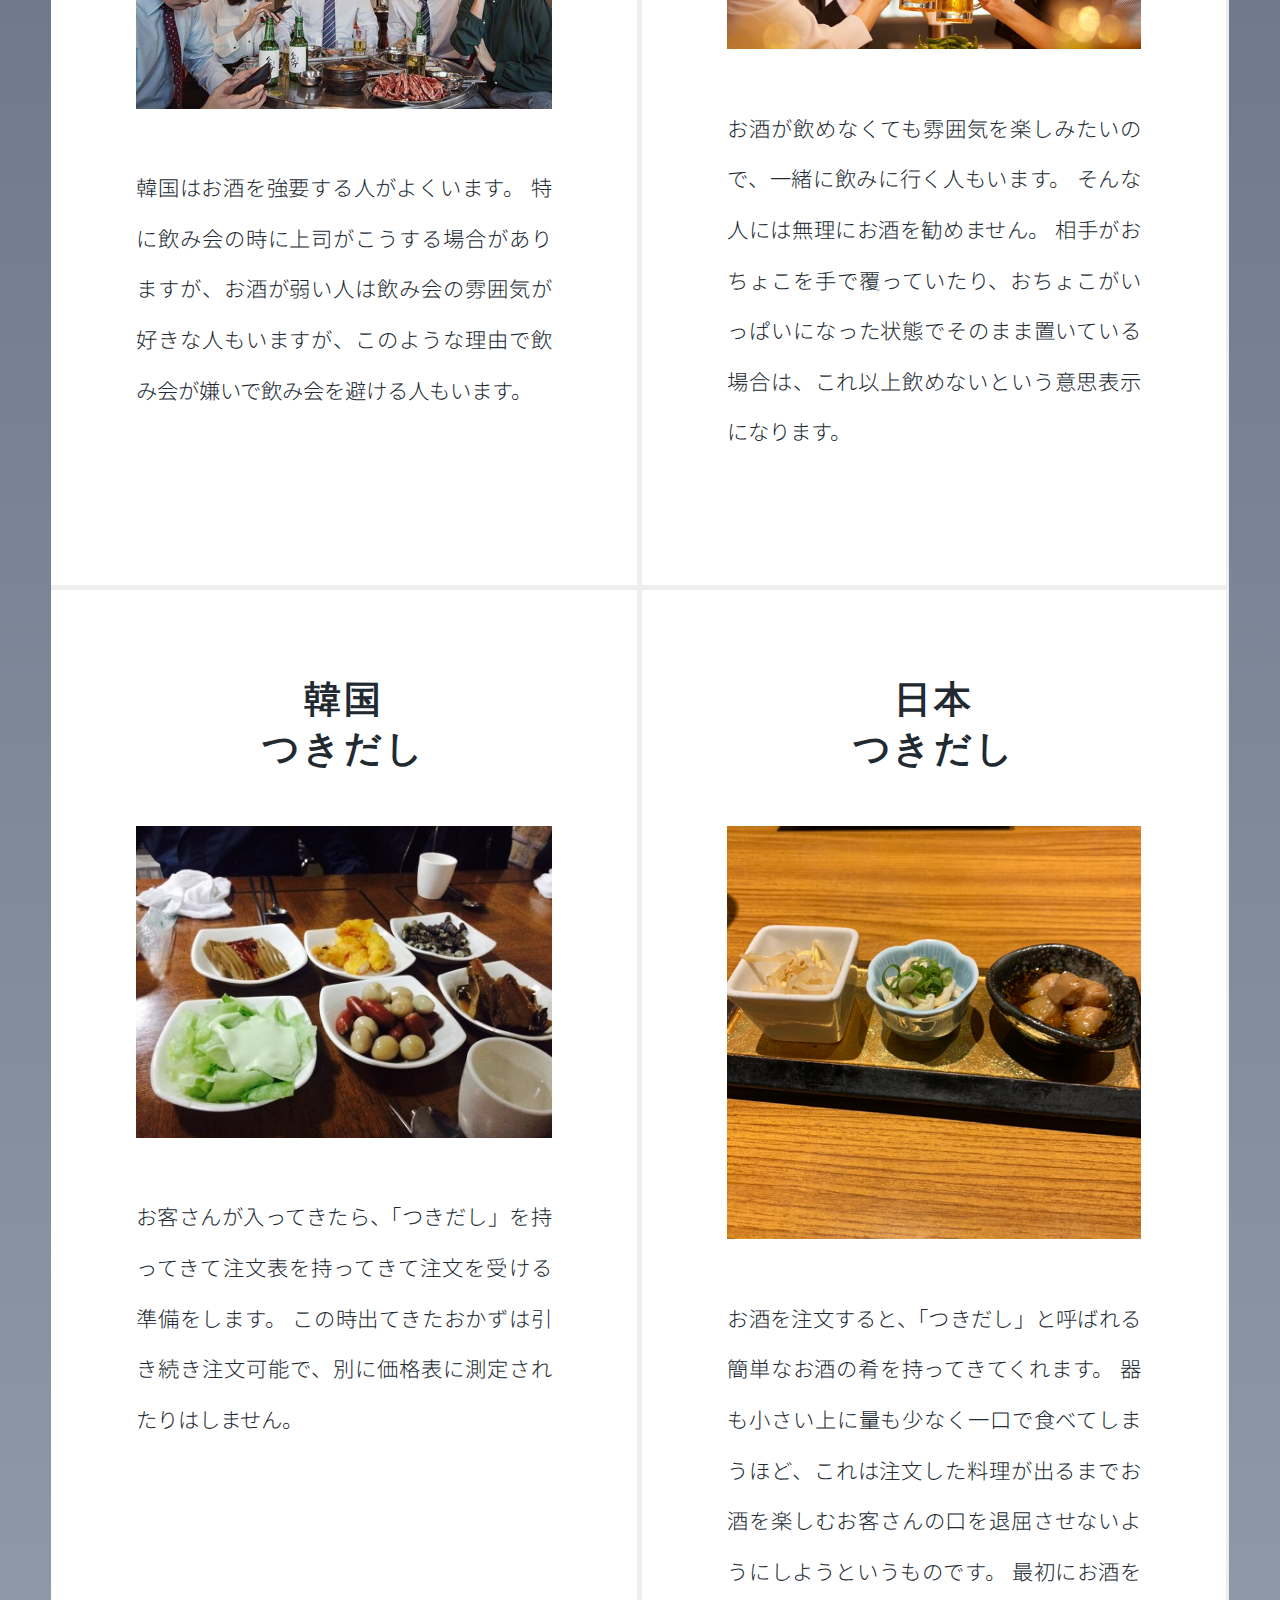
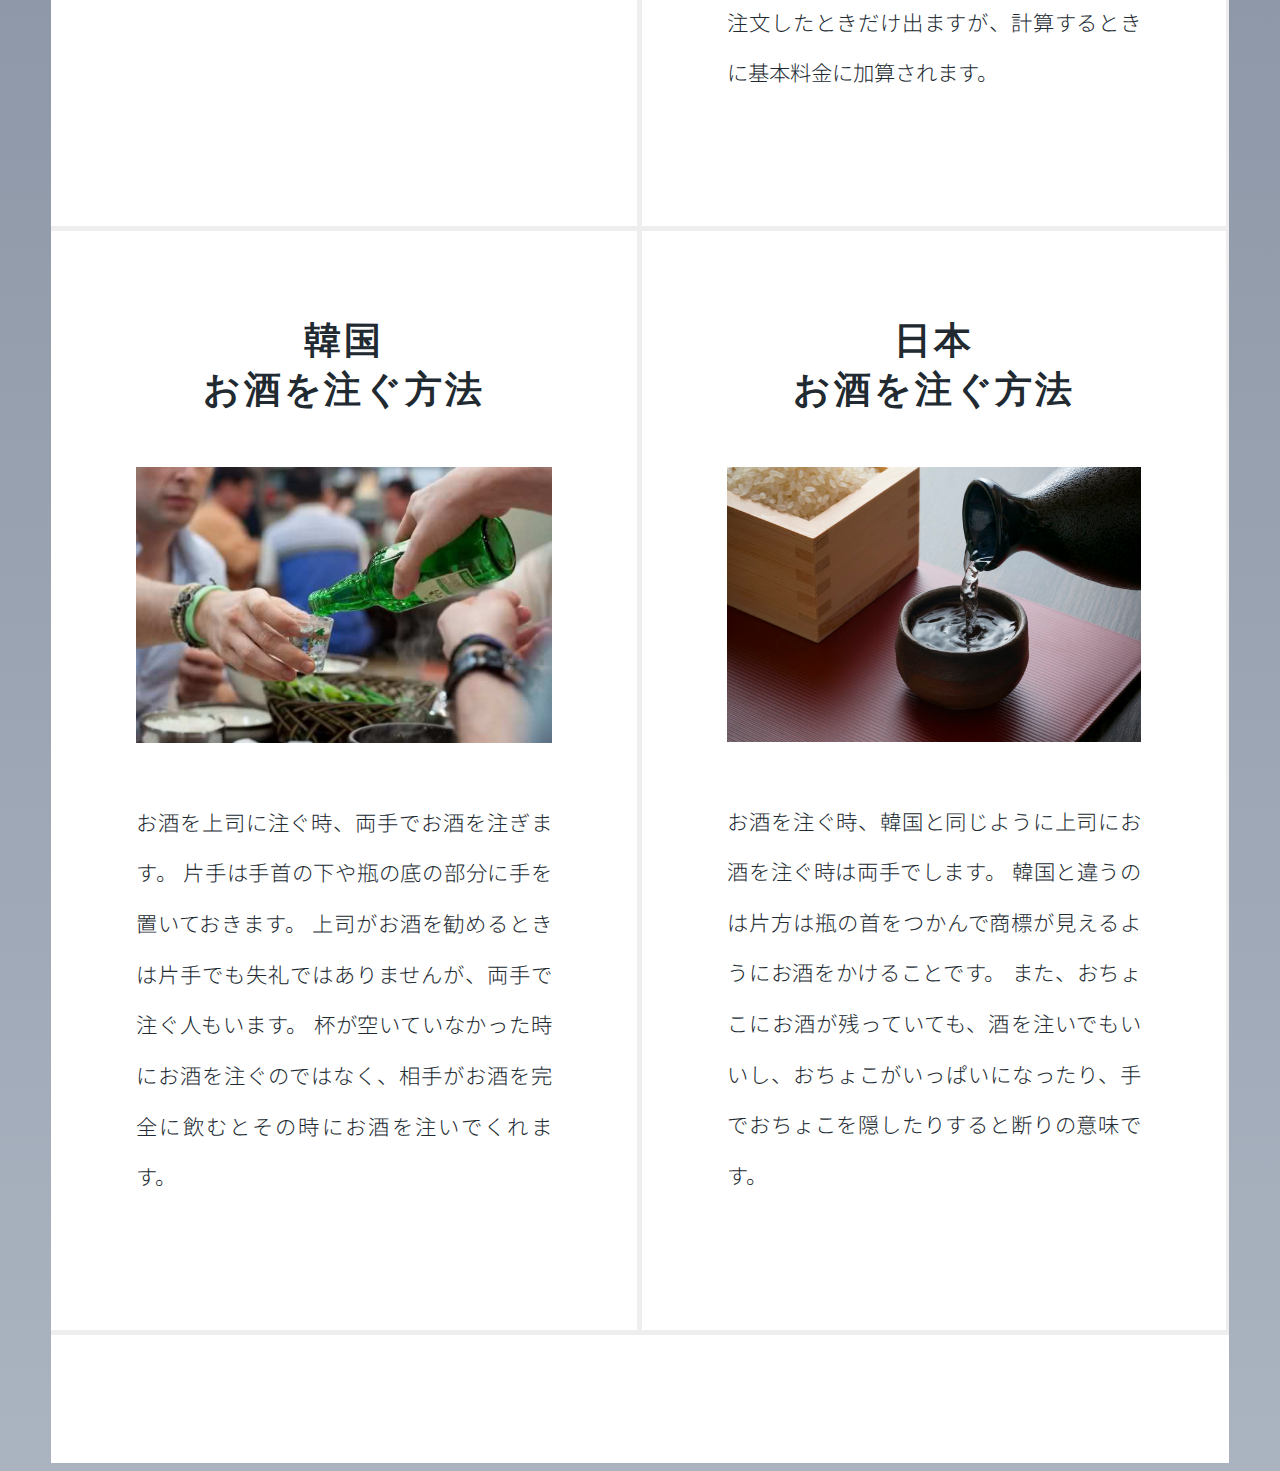
<file: Sake.html>
<!DOCTYPE nHTnML>

<html>
	<head>
		<title>한국과 일본의 술문화</title>
		<meta charset="utf-8" />
		<meta name="viewport" content="width=device-width, initial-scale=1, user-scalable=no" />
		<link rel="stylesheet" href="css/main.css" />

		<link rel="preconnect" href="https://fonts.googleapis.com">
<link rel="preconnect" href="https://fonts.gstatic.com" crossorigin>
<link href="https://fonts.googleapis.com/css2?family=Noto+Sans+JP&display=swap" rel="stylesheet">
<style>
	@import url('https://fonts.googleapis.com/css2?family=Noto+Sans+JP&display=swap');
	</style>
	</head>
	<body>

		<!-- Wrapper -->
			<div id="wrapper" class="fade-in">

				
				<!-- Header -->
					<header id="header">
					</header>

				<!-- Nav -->
					<nav id="nav">
						<ul class="links">
							<li class="active"><a href="index.html">SAKE</a></li>
						</ul>
					</nav>

				<!-- Main -->
					<div id="main">

						<!-- Featured Post -->
							<article class="post featured">
								<header class="major">
									<h2><a>韓国と日本の<br/>
										お酒文化の違い</a></h2>
									<p>大きく４つに分けてご紹介します。 <br/>
										焼酎の飲み方、飲み会、 つきだし、お酒を注ぐときです。</p>
								</header>
								<a  class="image main"><img src="assets/img/portfolio/2.jpg" alt="" /></a>
								<ul class="actions special">
								</ul>
							</article>

						<!-- Posts -->
							<section class="posts">
								<article>
									<header>
										<h2><a>韓国<br/>
											焼酎の飲み方</a></h2>
									</header>
									<a  class="image fit"><img src="assets/imgs/ko-soju.jpg" alt="" /></a>
									<p>韓国人が焼酎を飲む時は何かを入れて飲んだりせず焼酎そのまま飲みます。
										韓国の焼酎は度数が14度で、日本の焼酎に比べて度数が比較的低く、このように飲む方です。</p>
									<ul class="actions special">
									</ul>
								</article>
								<article>
									<header>
										<h2><a>日本<br/>
											焼酎の飲み方</a></h2>
									</header>
									<a class="image fit"><img src="assets/imgs/ja-soju.jpg" alt="" /></a>
									<p>日本の人は焼酎に水と氷を入れて食べることをとても好みます。 
										そこで日本の居酒屋で焼酎を頼むと、"水で薄めましょうか？"と聞きます。
										または氷にオンザロックで飲んだりします。</p>
									<ul class="actions special">
									</ul>
								</article>
								<article>
									<header>
										<h2><a>韓国<br/>
											飲み会</a></h2>
									</header>
									<a  class="image fit"><img src="assets/imgs/ko-nomikai.jpg" alt="" /></a>
									<p>韓国はお酒を強要する人がよくいます。
										特に飲み会の時に上司がこうする場合がありますが、お酒が弱い人は飲み会の雰囲気が好きな人もいますが、このような理由で飲み会が嫌いで飲み会を避ける人もいます。</p>
									<ul class="actions special">
									</ul>
								</article>
								<article>
									<header>
										<h2><a>日本<br/>
											飲み会</a></h2>
									</header>
									<a class="image fit"><img src="assets/imgs/ja-nomikai.jpg" alt="" /></a>
									<p>お酒が飲めなくても雰囲気を楽しみたいので、一緒に飲みに行く人もいます。 
										そんな人には無理にお酒を勧めません。 
										相手がおちょこを手で覆っていたり、おちょこがいっぱいになった状態でそのまま置いている場合は、これ以上飲めないという意思表示になります。</p>
									<ul class="actions special">
									</ul>
								</article>
								<article>
									<header>
										<h2><a>韓国<br/>
											つきだし</a></h2>
									</header>
									<a class="image fit"><img src="assets/imgs/ko-tukidasi.jpg" alt="" /></a>
									<p>お客さんが入ってきたら、「つきだし」を持ってきて注文表を持ってきて注文を受ける準備をします。
										この時出てきたおかずは引き続き注文可能で、別に価格表に測定されたりはしません。 </p>
									<ul class="actions special">
									</ul>
								</article>
								<article>
									<header>
										<h2><a>日本<br/>
											つきだし</a></h2>
									</header>
									<a class="image fit"><img src="assets/imgs/ja-tukidasi.jpg" alt="" /></a>
									<p>お酒を注文すると、「つきだし」と呼ばれる簡単なお酒の肴を持ってきてくれます。 
										器も小さい上に量も少なく一口で食べてしまうほど、これは注文した料理が出るまでお酒を楽しむお客さんの口を退屈させないようにしようというものです。 
										最初にお酒を注文したときだけ出ますが、計算するときに基本料金に加算されます。</p>
									<ul class="actions special">
									</ul>
								</article>
								<article>
									<header>
										<h2><a>韓国<br/>
											お酒を注ぐ方法</a></h2>
									</header>
									<a class="image fit"><img src="assets/imgs/ko-sosogu.jpg" alt="" /></a>
									<p>お酒を上司に注ぐ時、両手でお酒を注ぎます。
										片手は手首の下や瓶の底の部分に手を置いておきます。
										上司がお酒を勧めるときは片手でも失礼ではありませんが、両手で注ぐ人もいます。
										杯が空いていなかった時にお酒を注ぐのではなく、相手がお酒を完全に飲むとその時にお酒を注いでくれます。</p>
									<ul class="actions special">
									</ul>
								</article>
								<article>
									<header>
										<h2><a>日本<br/>
											お酒を注ぐ方法</a></h2>
									</header>
									<a  class="image fit"><img src="assets/imgs/ja-sosogu.jpg" alt="" /></a>
									<p>お酒を注ぐ時、韓国と同じように上司にお酒を注ぐ時は両手でします。
										韓国と違うのは片方は瓶の首をつかんで商標が見えるようにお酒をかけることです。
										また、おちょこにお酒が残っていても、酒を注いでもいいし、おちょこがいっぱいになったり、手でおちょこを隠したりすると断りの意味です。</p>
									<ul class="actions special">
									</ul>
								</article>
							</section>

						


				<!-- Copyright -->
					<div id="copyright">
						
					</div>

			</div>


	</body>
</html>
</file>
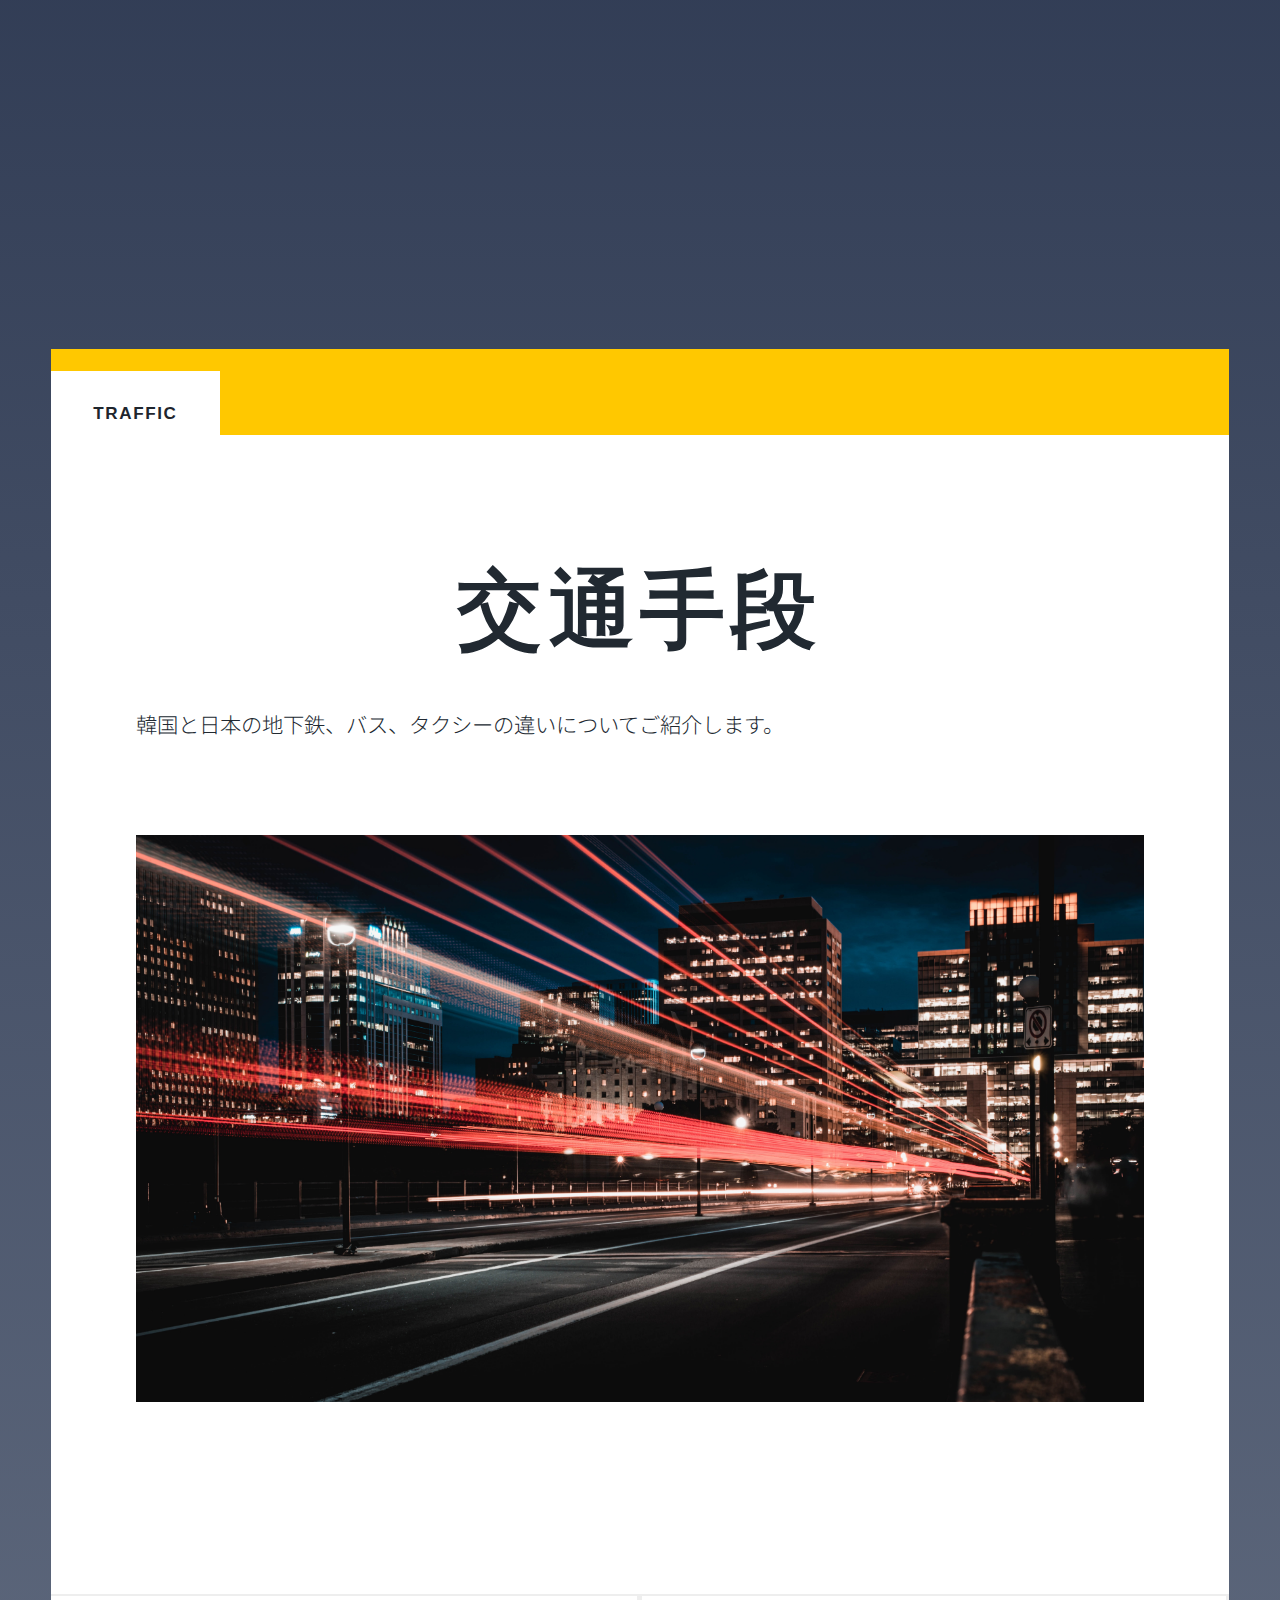
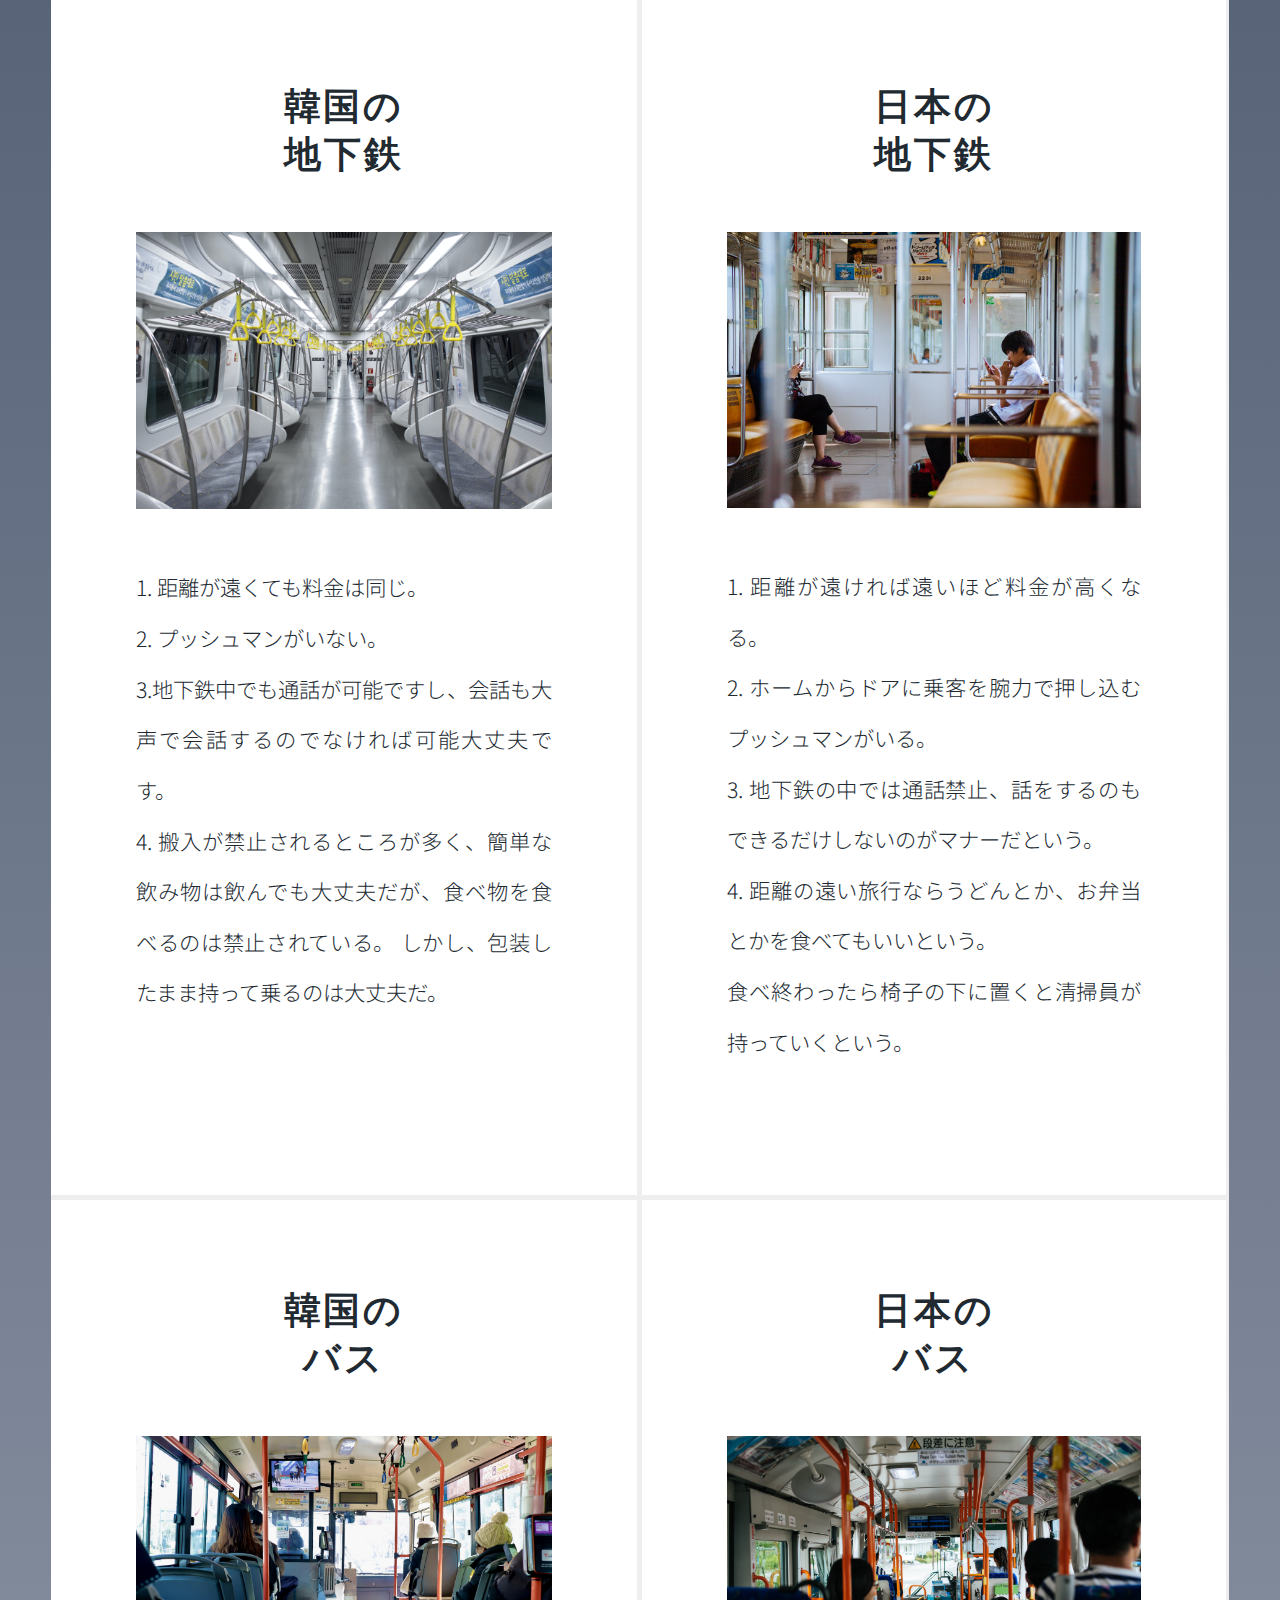
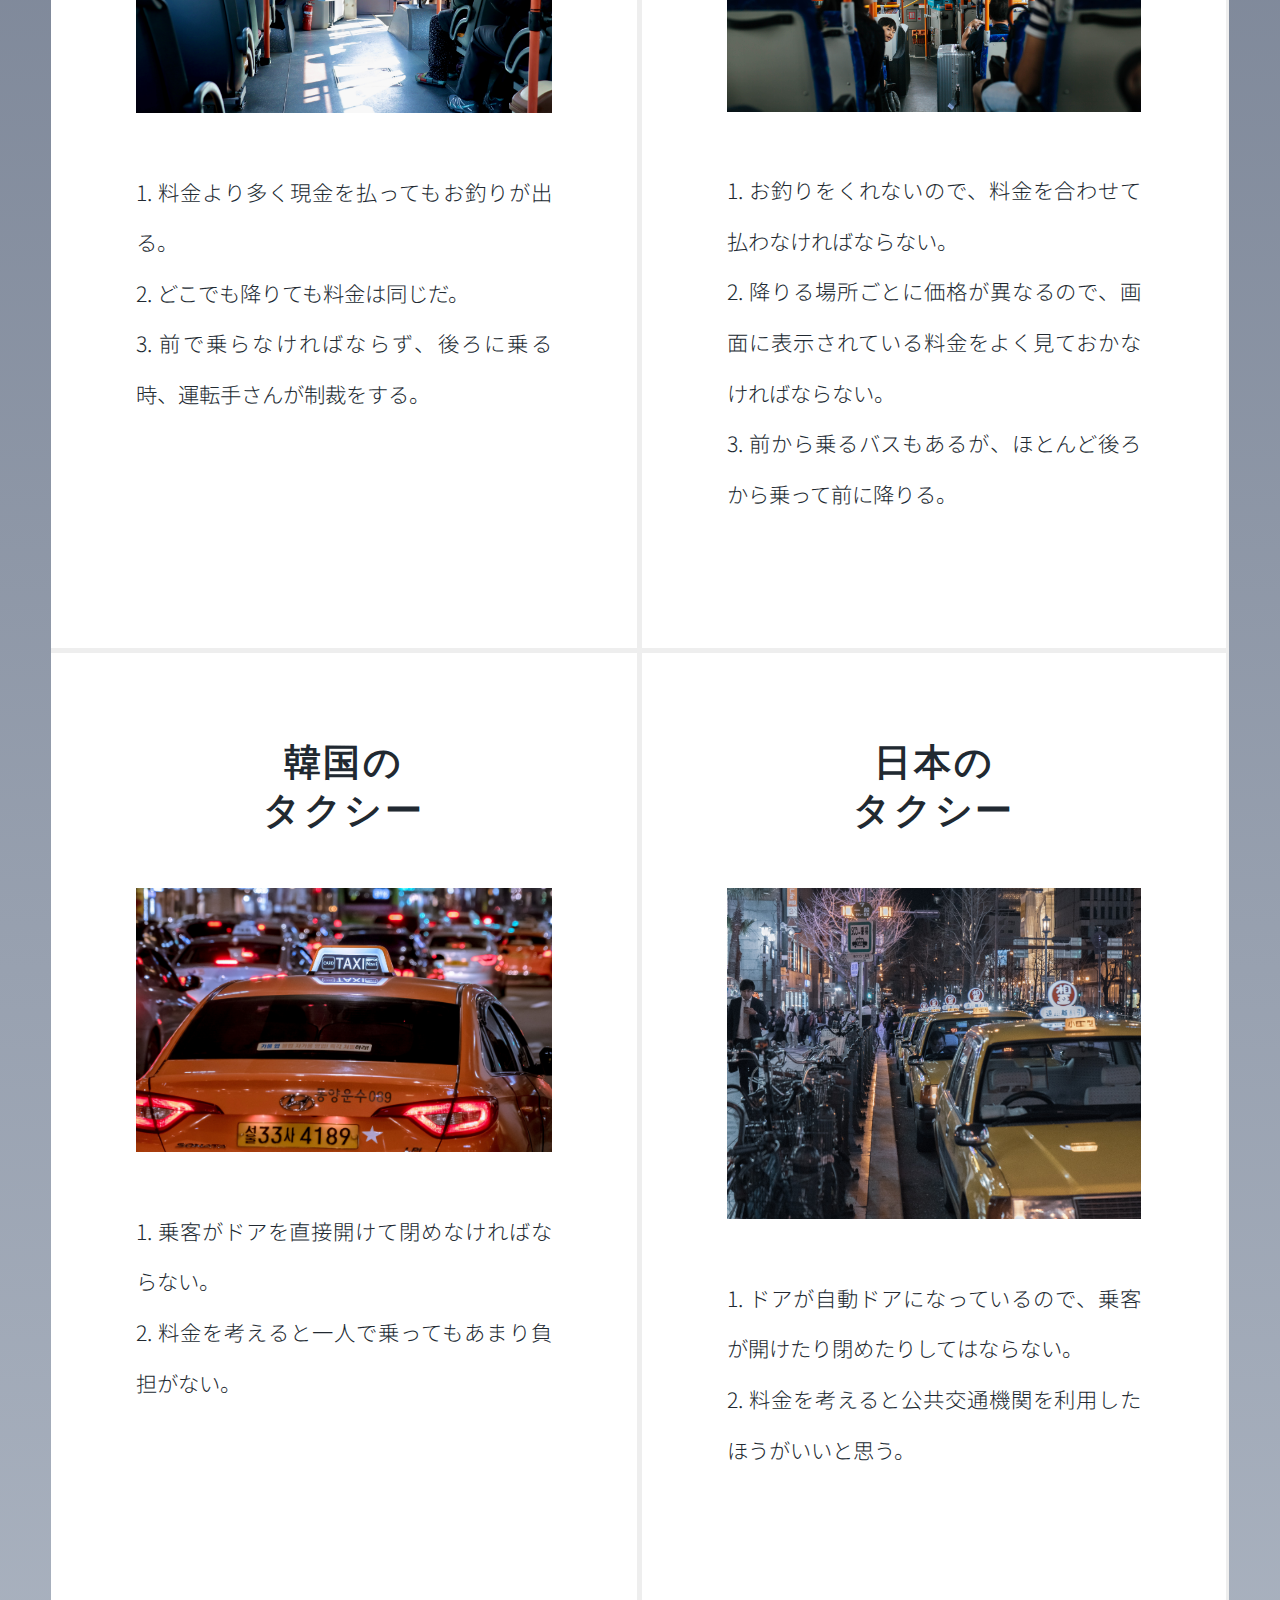
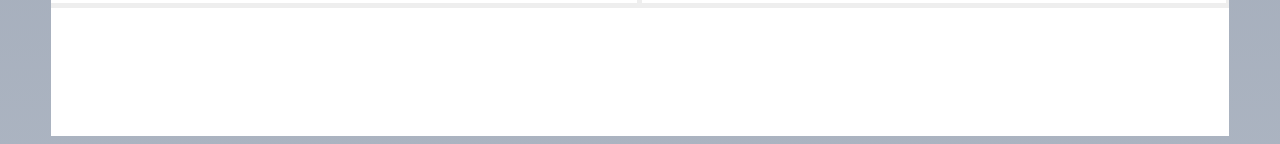
<file: So.html>
<!DOCTYPE nHTnML>

<html>
	<head>
		<title>韓国と日本の交通手段の違い</title>
		<meta charset="utf-8" />
		<meta name="viewport" content="width=device-width, initial-scale=1, user-scalable=no" />
		<link rel="stylesheet" href="css/main.css" />

		<link rel="preconnect" href="https://fonts.googleapis.com">
<link rel="preconnect" href="https://fonts.gstatic.com" crossorigin>
<link href="https://fonts.googleapis.com/css2?family=Noto+Sans+JP&display=swap" rel="stylesheet">
<style>
	@import url('https://fonts.googleapis.com/css2?family=Noto+Sans+JP&display=swap');
	</style>
	</head>
	<body>

		<!-- Wrapper -->
			<div id="wrapper" class="fade-in">

				
				<!-- Header -->
					<header id="header">
					</header>

				<!-- Nav -->
					<nav id="nav">
						<ul class="links">
							<li class="active"><a href="index.html">TRAFFIC</a></li>
						</ul>
					</nav>

				<!-- Main -->
					<div id="main">

						<!-- Featured Post -->
							<article class="post featured">
								<header class="major">
									<h2><a>交通手段 </a></h2>
									<p>韓国と日本の地下鉄、バス、タクシーの違いについてご紹介します。</p>
								</header>
								<a  class="image main" ><img src="images/trans.png.jpg" alt="" /></a>
								<ul class="actions special">

								</ul>
							</article>

						<!-- Posts -->
                        <section class="posts">
								<article>
									<header>
										<h2><a>韓国の<br>
                                               地下鉄 
                                        </a></h2>
									</header>
                                    <!--지하철-->
									<a  class="image fit"><img src="images/ksubway.jpg" alt="" /></a>
									<p> 1. 距離が遠くても料金は同じ。<br>
                                        2. プッシュマンがいない。<br>
                                        3.地下鉄中でも通話が可能ですし、会話も大声で会話するのでなければ可能大丈夫です。<br>
                                        4. 搬入が禁止されるところが多く、簡単な飲み物は飲んでも大丈夫だが、食べ物を食べるのは禁止されている。
                                        しかし、包装したまま持って乗るのは大丈夫だ。</p>
									<ul class="actions special">
									</ul>
								</article>
								<article>
									<header>
										<h2><a>日本の<br>
                                            地下鉄 </a></h2>
									</header>
									<a class="image fit"><img src="images/jsubway.jpg" alt="" /></a>
									<p>1. 距離が遠ければ遠いほど料金が高くなる。<br>
                                        2. ホームからドアに乗客を腕力で押し込むプッシュマンがいる。<br>
                                        3. 地下鉄の中では通話禁止、話をするのもできるだけしないのがマナーだという。<br>
                                        4. 距離の遠い旅行ならうどんとか、お弁当とかを食べてもいいという。<br>
                                          食べ終わったら椅子の下に置くと清掃員が持っていくという。</p>
									<ul class="actions special">
									</ul>
								</article>
                                <!--버스-->
								<article>
									<header>
										<h2><a>韓国の<br>
                                            バス </a></h2>
									</header>
									<a  class="image fit"><img src="images/kbus.jpg" alt="" /></a>
									<p> 1. 料金より多く現金を払ってもお釣りが出る。<br>
                                        2. どこでも降りても料金は同じだ。<br>
                                        3. 前で乗らなければならず、後ろに乗る時、運転手さんが制裁をする。
                                        </p>
									<ul class="actions special">
									</ul>
								</article>
								<article>
									<header>
										<h2><a>日本の<br>
                                            バス </a></h2>
									</header>
									<a class="image fit"><img src="images/jbus.jpg" alt="" /></a>
									<p>1. お釣りをくれないので、料金を合わせて払わなければならない。<br>
                                        2. 降りる場所ごとに価格が異なるので、画面に表示されている料金をよく見ておかなければならない。<br>
                                        3. 前から乗るバスもあるが、ほとんど後ろから乗って前に降りる。</p>
									<ul class="actions special">
									</ul>
								</article>
								<!--택시-->
								<article>
									<header>
										<h2><a>韓国の<br>
                                            タクシー</a></h2>
									</header>
									<a  class="image fit"><img src="images/ktaxi.jpg" alt="" /></a>
									<p>  1. 乗客がドアを直接開けて閉めなければならない。<br>
                                        2. 料金を考えると一人で乗ってもあまり負担がない。<br></p>
									<ul class="actions special">
									</ul>
								</article>
								<article>
									<header>
										<h2><a>日本の<br>
                                            タクシー</a></h2>
									</header>
									<a class="image fit"><img src="images/jtaxi.jpg" alt="" /></a>
									<p> 1. ドアが自動ドアになっているので、乗客が開けたり閉めたりしてはならない。<br>
                                        2. 料金を考えると公共交通機関を利用したほうがいいと思う。</p>
									<ul class="actions special">
									</ul>
								</article>
									
							</section>

						


				<!-- Copyright -->
					<div id="copyright">
						
					</div>

			</div>


	</body>
</html>
</file>
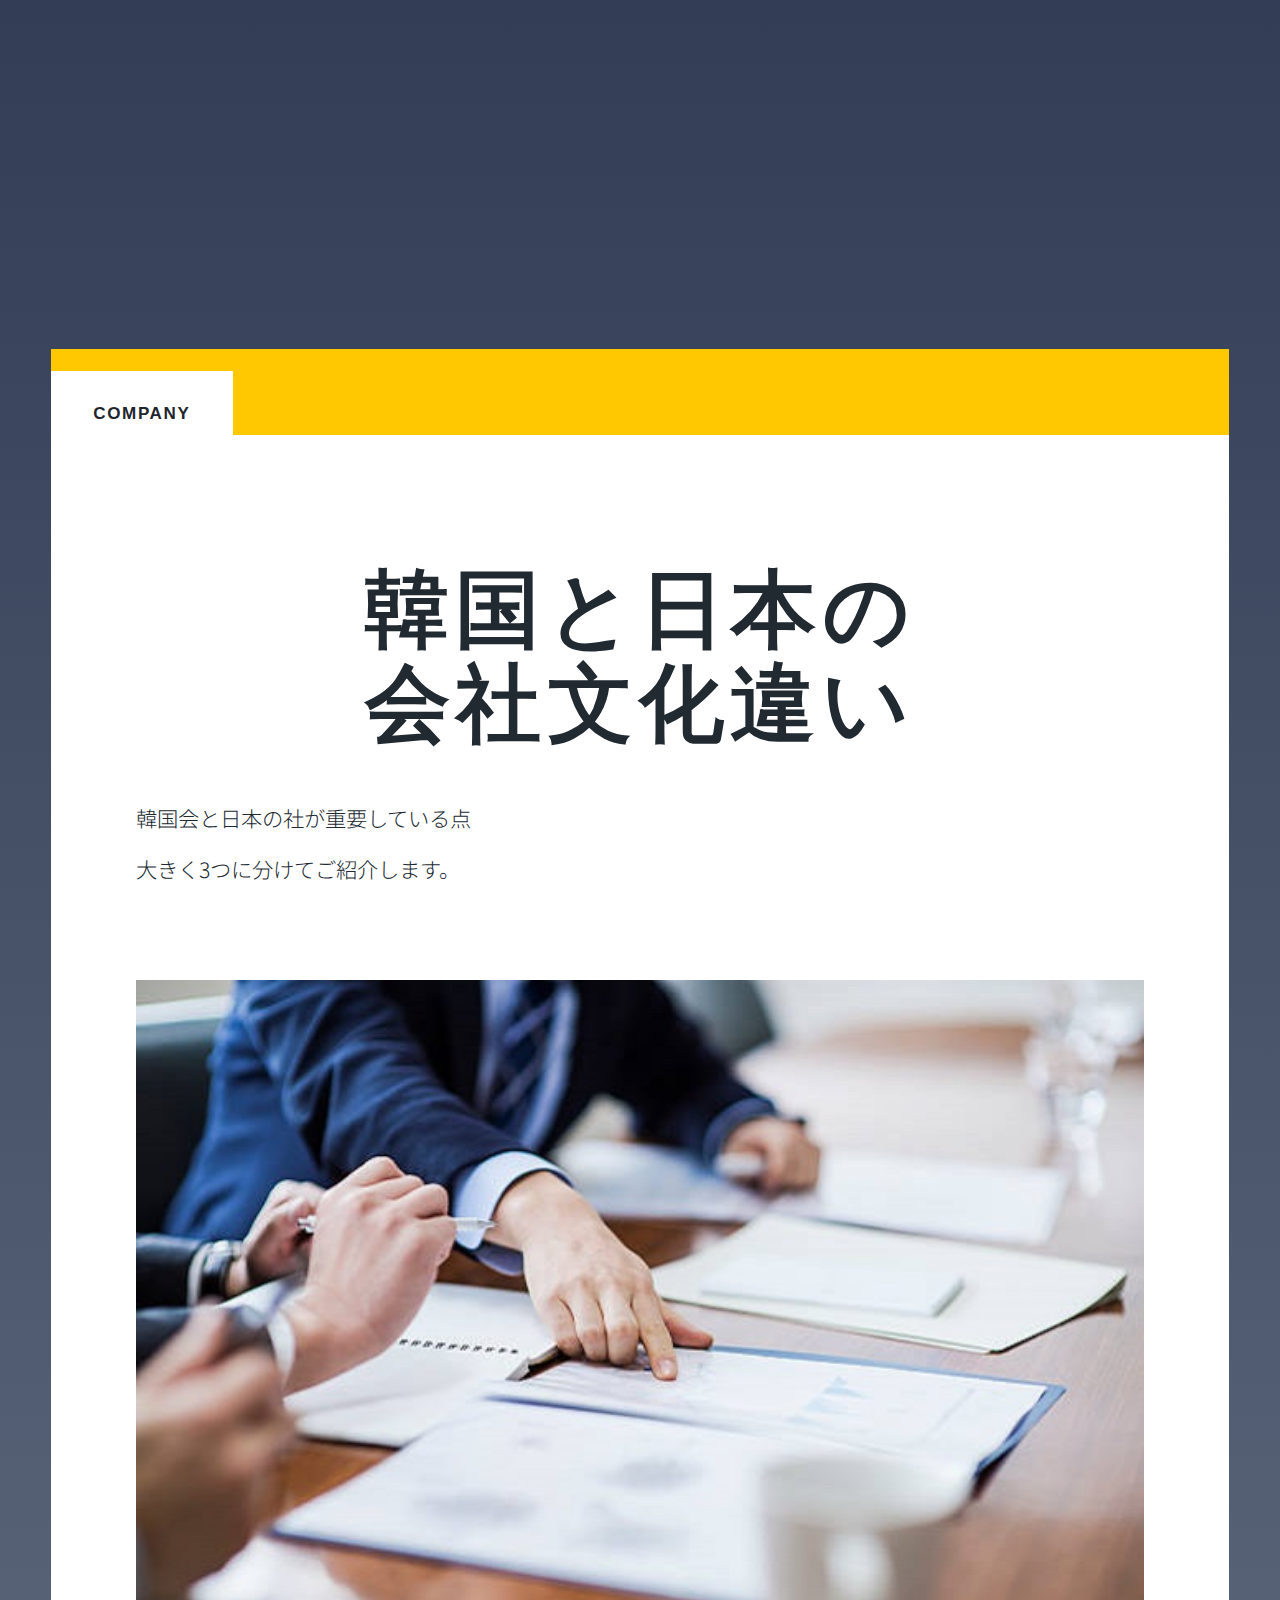
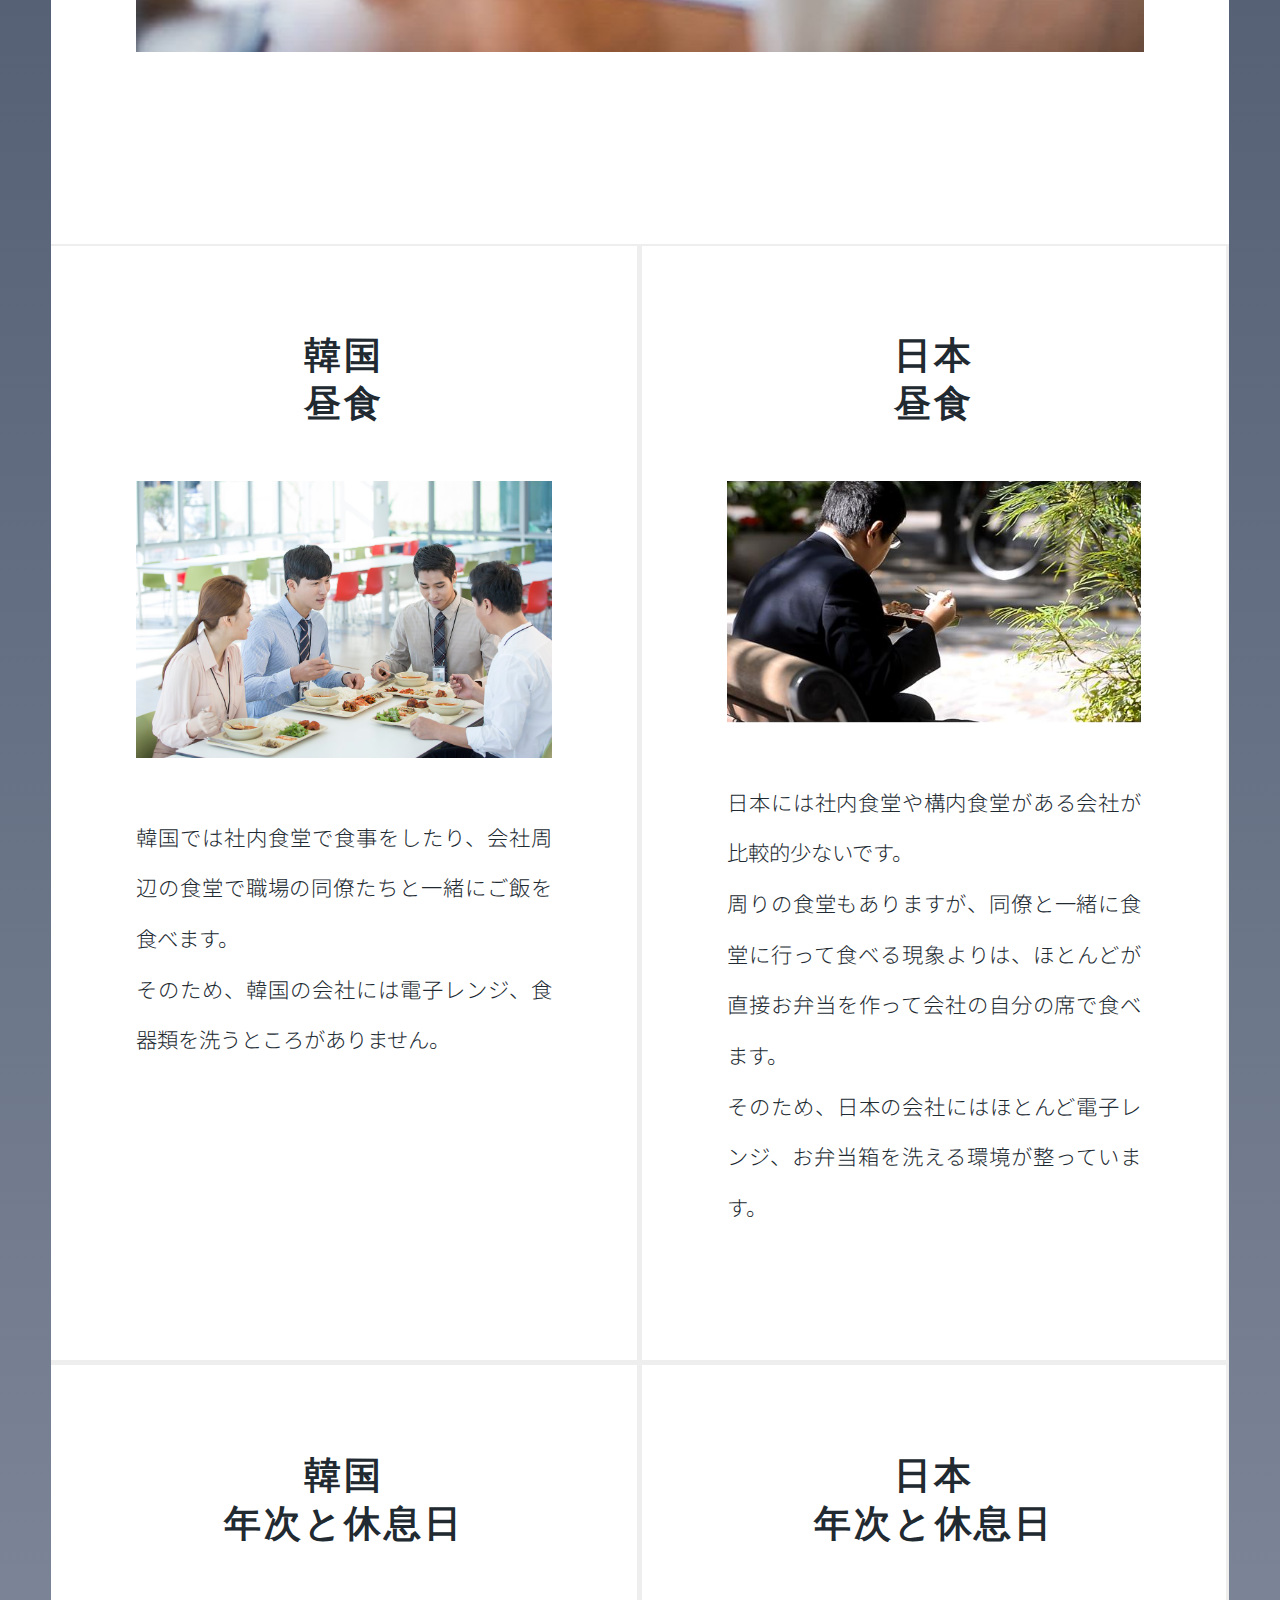
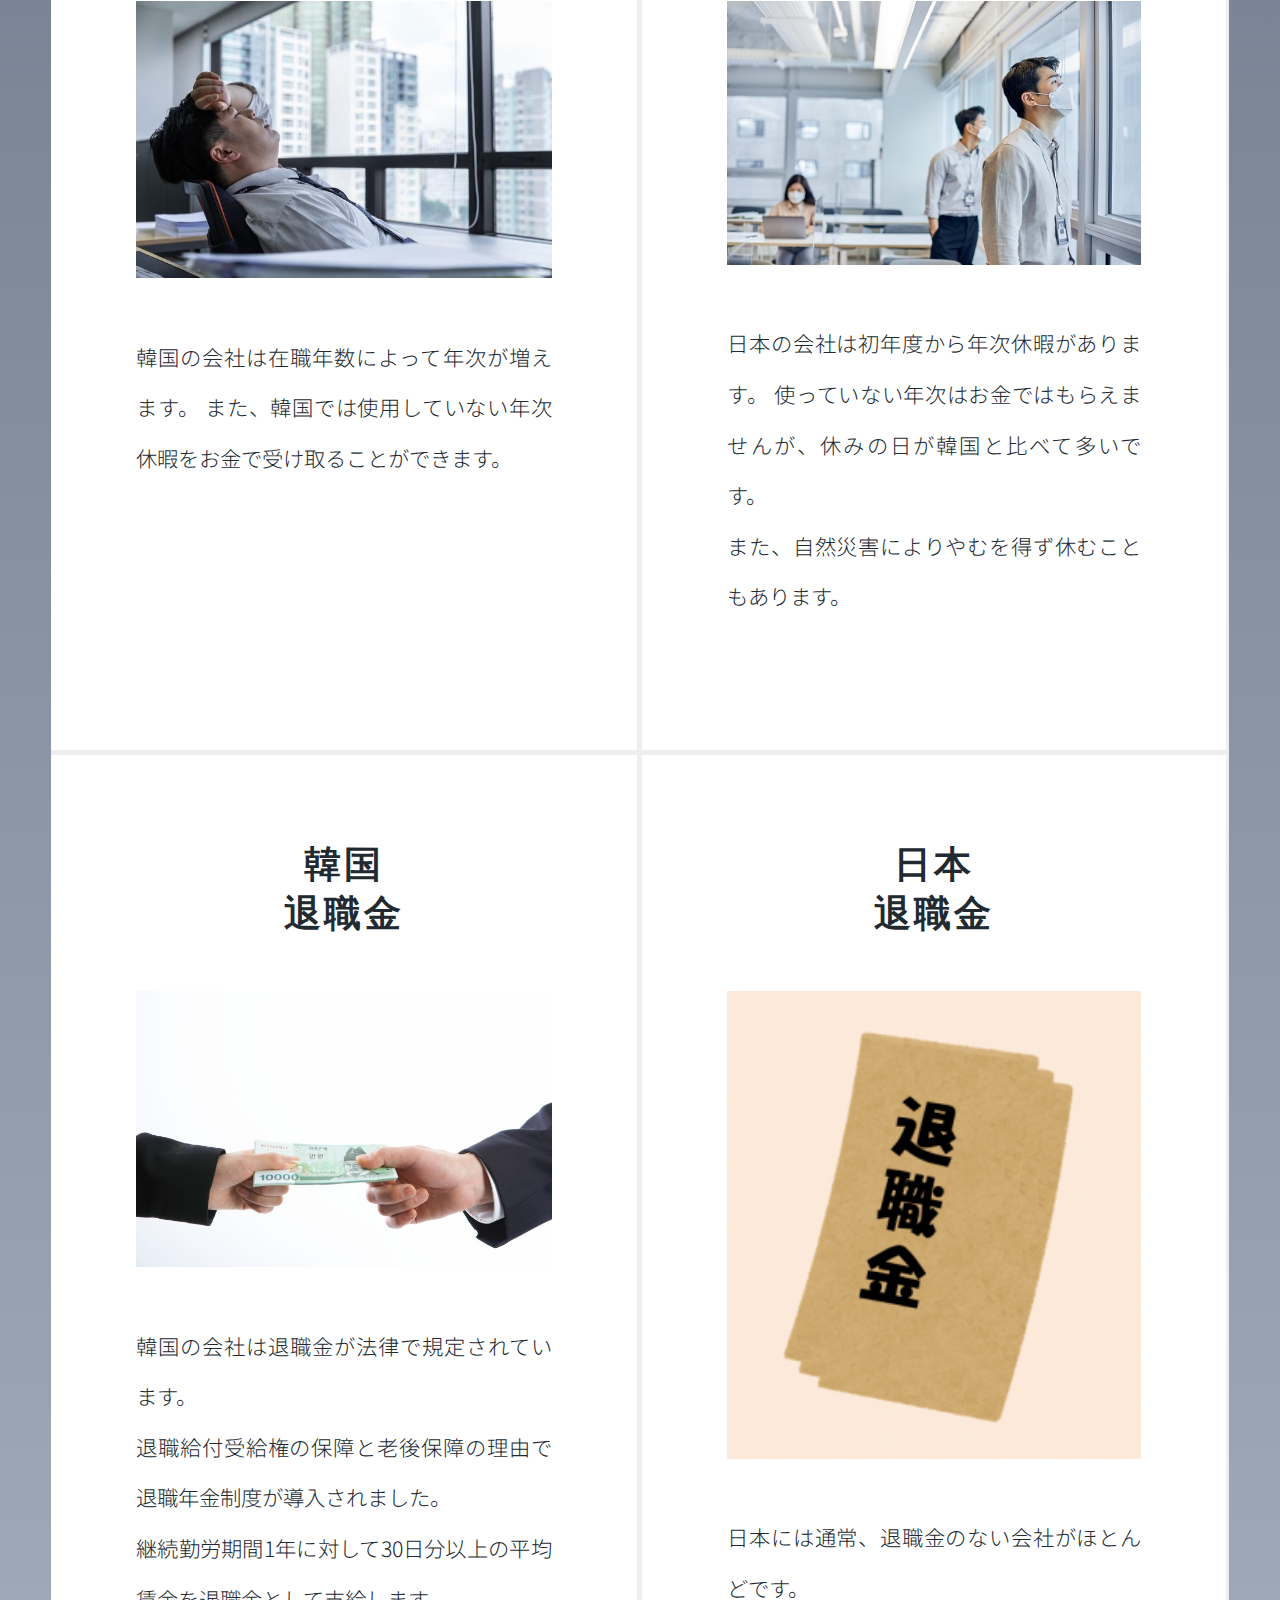
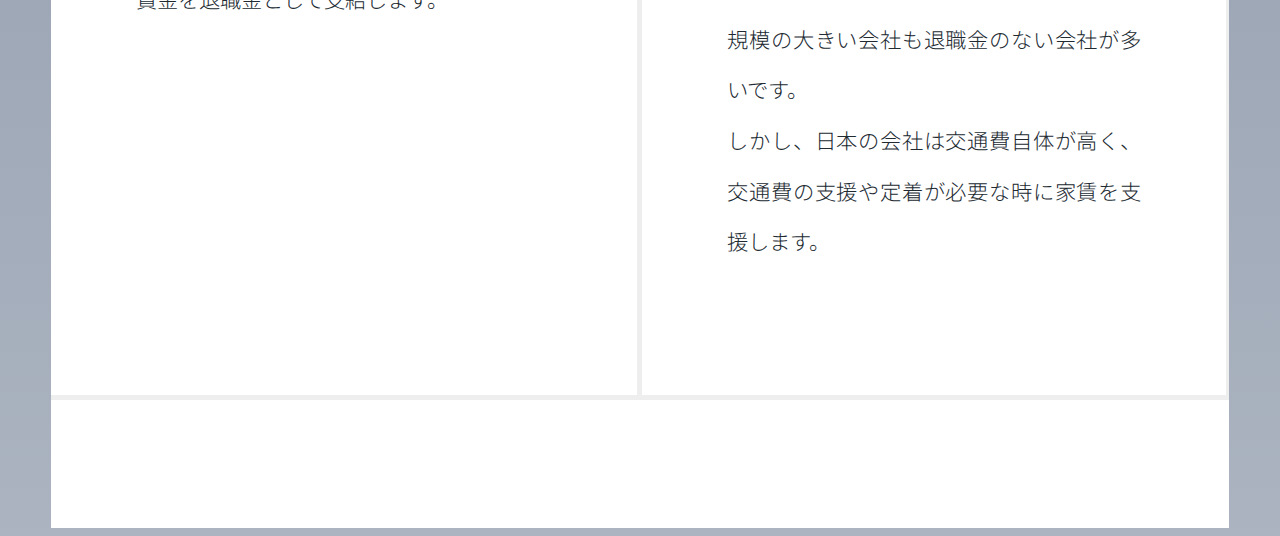
<file: final/CCC.html>
<!DOCTYPE nHTnML>

<html>
	<head>
		<title>한국과 일본의 회사문화</title>
		<meta charset="utf-8" />
		<meta name="viewport" content="width=device-width, initial-scale=1, user-scalable=no" />
		<link rel="stylesheet" href="css/main.css" />

		<link rel="preconnect" href="https://fonts.googleapis.com">
<link rel="preconnect" href="https://fonts.gstatic.com" crossorigin>
<link href="https://fonts.googleapis.com/css2?family=Noto+Sans+JP&display=swap" rel="stylesheet">
<style>
	@import url('https://fonts.googleapis.com/css2?family=Noto+Sans+JP&display=swap');
	</style>
	</head>
	<body>

		<!-- Wrapper -->
			<div id="wrapper" class="fade-in">

				
				<!-- Header -->
					<header id="header">
					</header>

				<!-- Nav -->
					<nav id="nav">
						<ul class="links">
							<li class="active"><a href="CC.html">Company</a></li>
						</ul>
					</nav>

				<!-- Main -->
					<div id="main">

						<!-- Featured Post -->
							<article class="post featured">
								<header class="major">
									<h2><a>韓国と日本の<br/>
										会社文化違い</a></h2>
									<p>韓国会と日本の社が重要している点<br/>
										大きく3つに分けてご紹介します。</p>
								</header>
								<a  class="image main"><img src="assets/img/portfolio/6.jpg" alt="" /></a>
								<ul class="actions special">
								</ul>
							</article>

						<!-- Posts -->
							<section class="posts">
								<article>
									<header>
										<h2><a>韓国<br/>
											昼食</a></h2>
									</header>
									<a  class="image fit"><img src="assets/images/launch.jpg" alt="" /></a>
									<p>韓国では社内食堂で食事をしたり、会社周辺の食堂で職場の同僚たちと一緒にご飯を食べます。<br/>
										そのため、韓国の会社には電子レンジ、食器類を洗うところがありません。</p>
									<ul class="actions special">
									</ul>
								</article>
								<article>
									<header>
										<h2><a>日本<br/>
											昼食</a></h2>
									</header>
									<a class="image fit"><img src="assets/images/launchJP.png" alt="" /></a>
									<p>日本には社内食堂や構内食堂がある会社が比較的少ないです。<br/>
										周りの食堂もありますが、同僚と一緒に食堂に行って食べる現象よりは、ほとんどが直接お弁当を作って会社の自分の席で食べます。<br/> 
										そのため、日本の会社にはほとんど電子レンジ、お弁当箱を洗える環境が整っています。</p>
									<ul class="actions special">
									</ul>
								</article>
								<article>
									<header>
										<h2><a>韓国<br/>
											年次と休息日</a></h2>
									</header>
									<a  class="image fit"><img src="assets/images/restKR.jpg" alt="" /></a>
									<p>韓国の会社は在職年数によって年次が増えます。 また、韓国では使用していない年次休暇をお金で受け取ることができます。</p>
									<ul class="actions special">
									</ul>
								</article>
								<article>
									<header>
										<h2><a>日本<br/>
											年次と休息日</a></h2>
									</header>
									<a class="image fit"><img src="assets/images/restJP.jpg" alt="" /></a>
									<p>日本の会社は初年度から年次休暇があります。 使っていない年次はお金ではもらえませんが、休みの日が韓国と比べて多いです。<br/>
										また、自然災害によりやむを得ず休むこともあります。</p>
									<ul class="actions special">
									</ul>
								</article>
								<article>
									<header>
										<h2><a>韓国<br/>
											退職金</a></h2>
									</header>
									<a class="image fit"><img src="assets/images/moneyKR.jpg" alt="" /></a>
									<p>韓国の会社は退職金が法律で規定されています。<br/>
										退職給付受給権の保障と老後保障の理由で退職年金制度が導入されました。<br/>
										継続勤労期間1年に対して30日分以上の平均賃金を退職金として支給します。 </p>
									<ul class="actions special">
									</ul>
								</article>
								<article>
									<header>
										<h2><a>日本<br/>
											退職金</a></h2>
									</header>
									<a class="image fit"><img src="assets/images/moneyJP.png" alt="" /></a>
									<p>日本には通常、退職金のない会社がほとんどです。<br/>
										規模の大きい会社も退職金のない会社が多いです。<br/>
										しかし、日本の会社は交通費自体が高く、交通費の支援や定着が必要な時に家賃を支援します。</p>
									<ul class="actions special">
									</ul>
							</section>

						


				<!-- Copyright -->
					<div id="copyright">
						
					</div>

			</div>


	</body>
</html>
</file>
<file: css/main.css>
html {
		box-sizing: border-box;
	}

	*, *:before, *:after {
		box-sizing: inherit;
	}

	body {
		background: linear-gradient(180deg, #14213dde  0%, #c3cbd6 120%);
		
	}

/* Type */

	html {
		font-size: 16pt;
	}
	
	body {
		color: #212931;
	}

	body, input, select, textarea {
		font-family: 'Noto Sans JP', sans-serif;
		font-weight: 300;
		font-size: 1rem;
		line-height: 2.375;
	}

	a {
		-moz-transition: color 0.2s ease-in-out, background-color 0.2s ease-in-out, border-color 0.2s ease-in-out, box-shadow 0.2s ease-in-out;
		-webkit-transition: color 0.2s ease-in-out, background-color 0.2s ease-in-out, border-color 0.2s ease-in-out, box-shadow 0.2s ease-in-out;
		-ms-transition: color 0.2s ease-in-out, background-color 0.2s ease-in-out, border-color 0.2s ease-in-out, box-shadow 0.2s ease-in-out;
		transition: color 0.2s ease-in-out, background-color 0.2s ease-in-out, border-color 0.2s ease-in-out, box-shadow 0.2s ease-in-out;
		border-bottom: dotted 1px;
		text-decoration: none;
	}

		
	p {
		text-align: justify;
		margin: 0 0 2rem 0;
	}

	h1, h2, h3 {
		font-family: "Source Sans Pro", Helvetica, sans-serif;
		font-weight: 900;
		line-height: 1.5;
		letter-spacing: 0.075em;
		text-transform: uppercase;
		margin: 0 0 1rem 0;
	}

		h1 a, h2 a, h3 a{
			border-bottom: 0;
			color: inherit;
			text-decoration: none;
		}

	h1 {
		font-size: 4rem;
		line-height: 1.1;
		margin: 0 0 2rem 0;
	}

	h2 {
		font-size: 1.75rem;
		line-height: 1.3;
		margin: 0 0 1.5rem 0;
	}

	h3 {
		font-size: 1.25rem;
		margin: 0 0 1.5rem 0;
	}



	a {
		color: #212931;
		border-bottom-color: #fb0000;
	}

		a:hover {
			border-bottom-color: transparent;
			color: #748b6f !important;
		}


	h1, h2, h3 {
		color: #212931;
	}


/* Image */

	.image {
		border: 0;
		display: inline-block;
		position: relative;
	}

		.image img {
			display: block;
		}

		.image.left, .image.right {
			max-width: 40%;
		}

			.image.left img, .image.right img {
				width: 100%;
			}

		.image.left {
			float: left;
			margin: 0 2rem 2rem 0;
			top: 0.75rem;
		}

		.image.right {
			float: right;
			margin: 0 0 2rem 2rem;
			top: 0.75rem;
		}

		.image.fit {
			display: block;
			margin: 2.5rem 0;
			width: 100%;
		}

		.image.fit img {
				width: 100%;
			}

		.image.main {
			display: block;
			margin: 4rem 0;
			width: 100%;
		}

			.image.main img {
				width: 100%;
			}

		a.image:hover img {
			-moz-transform: scale(1.05);
			-webkit-transform: scale(1.05);
			-ms-transform: scale(1.05);
			transform: scale(1.05);
		}

/* Actions */

	ul.actions {
		display: -moz-flex;
		display: -webkit-flex;
		display: -ms-flex;
		display: flex;
		cursor: default;
		list-style: none;
		margin-left: -1rem;
		padding-left: 0;
	}

		ul.actions li {
			padding: 0 0 0 1rem;
			vertical-align: middle;
		}

		ul.actions.special {
			-moz-justify-content: center;
			-webkit-justify-content: center;
			-ms-justify-content: center;
			justify-content: center;
			width: 100%;
			margin-left: 0;
		}

/* Wrapper */

	#wrapper {
		-moz-transition: opacity 0.5s ease;
		-webkit-transition: opacity 0.5s ease;
		-ms-transition: opacity 0.5s ease;
		transition: opacity 0.5s ease;
		position: relative;
		z-index: 1;
		overflow: hidden;
	}

/* Header */

	#header {
		color: #ffffff;
		-moz-align-items: center;
		-webkit-align-items: center;
		-ms-align-items: center;
		align-items: center;
		display: -moz-flex;
		display: -webkit-flex;
		display: -ms-flex;
		display: flex;
		-moz-flex-direction: column;
		-webkit-flex-direction: column;
		-ms-flex-direction: column;
		flex-direction: column;
		-moz-justify-content: -moz-flex-end;
		-webkit-justify-content: -webkit-flex-end;
		-ms-justify-content: -ms-flex-end;
		justify-content: flex-end;
		pointer-events: none;
		-moz-user-select: none;
		-webkit-user-select: none;
		-ms-user-select: none;
		user-select: none;
		height: 20rem;
		padding-bottom: 8rem;
		position: relative;
		text-align: center;
		z-index: 2;
	}


/* Nav */

	#nav {
		color: #ffffff;
		display: -moz-flex;
		display: -webkit-flex;
		display: -ms-flex;
		display: flex;
		-moz-transition: -moz-transform 1s ease, opacity 1s ease;
		-webkit-transition: -webkit-transform 1s ease, opacity 1s ease;
		-ms-transition: -ms-transform 1s ease, opacity 1s ease;
		transition: transform 1s ease, opacity 1s ease;
		background: #ffc800;
		height: 4rem;
		line-height: 4rem;
		margin: -4rem auto 0 auto;
		overflow: hidden;
		padding: 0 2rem 0 0;
		position: relative;
		width: calc(100% - 4rem);
		max-width: 72rem;
		z-index: 2;
	}

		#nav ul.links {
			display: -moz-flex;
			display: -webkit-flex;
			display: -ms-flex;
			display: flex;
			-moz-flex-grow: 1;
			-webkit-flex-grow: 1;
			-ms-flex-grow: 1;
			flex-grow: 1;
			-moz-flex-shrink: 1;
			-webkit-flex-shrink: 1;
			-ms-flex-shrink: 1;
			flex-shrink: 1;
			font-family: "Source Sans Pro", Helvetica, sans-serif;
			font-weight: 900;
			letter-spacing: 0.075em;
			list-style: none;
			margin-bottom: 0;
			padding-left: 0;
			text-transform: uppercase;
		}

			#nav ul.links li {
				display: block;
				padding-left: 0;
			}

				#nav ul.links li a {
					-moz-transition: background-color 0.2s ease-in-out, color 0.2s ease-in-out;
					-webkit-transition: background-color 0.2s ease-in-out, color 0.2s ease-in-out;
					-ms-transition: background-color 0.2s ease-in-out, color 0.2s ease-in-out;
					transition: background-color 0.2s ease-in-out, color 0.2s ease-in-out;
					display: block;
					font-size: 0.8rem;
					outline: none;
					padding: 0 2rem;
				}

					#nav ul.links li a:hover {
						color: inherit !important;
						background-color: #5c03002f;
					}

				#nav ul.links li.active {
					background-color: #ffffff;
				}

					#nav ul.links li.active a {
						color: #1e252d;
					}

						#nav ul.links li.active a:hover {
							color: #d05663 !important;
						}

		#nav ul.icons {
			-moz-flex-grow: 0;
			-webkit-flex-grow: 0;
			-ms-flex-grow: 0;
			flex-grow: 0;
			-moz-flex-shrink: 0;
			-webkit-flex-shrink: 0;
			-ms-flex-shrink: 0;
			flex-shrink: 0;
			margin-bottom: 0;
		}

	

/* Main */

	#main {
		background-color: #ffffff;
		position: relative;
		margin: 0 auto;
		width: calc(100% - 4rem);
		max-width: 72rem;
		z-index: 2;
	}

		#main > * {
			padding: 4rem 4rem 2rem 4rem ;
			border-top: solid 2px #eeeeee;
			margin: 0;
		}

			#main > *:first-child {
				border-top: 0;
			}

		#main > .post {
			padding: 8rem 8rem 6rem 8rem ;
		}

			

			#main > .post header.major > h1, #main > .post header.major h2 {
				font-size: 4rem;
				line-height: 1.1;
				margin: 0 0 2rem 0;
			}

			#main > .post.featured {
				text-align: center;
			}

			@media screen and (max-width: 1280px) {

				#main > .post {
					padding: 6rem 4rem 4rem 4rem ;
				}

			}

			@media screen and (max-width: 736px) {

				#main > .post {
					padding: 4rem 2rem 2rem 2rem ;
				}

					#main > .post header.major > .date {
						margin-top: -1rem;
						margin-bottom: 2rem;
					}

					#main > .post header.major > h1, #main > .post header.major h2 {
						font-size: 2.5rem;
						line-height: 1.2;
						margin: 0 0 1.5rem 0;
					}

			}

		#main > .posts {
			display: -moz-flex;
			display: -webkit-flex;
			display: -ms-flex;
			display: flex;
			-moz-flex-wrap: wrap;
			-webkit-flex-wrap: wrap;
			-ms-flex-wrap: wrap;
			flex-wrap: wrap;
			-moz-align-items: -moz-stretch;
			-webkit-align-items: -webkit-stretch;
			-ms-align-items: -ms-stretch;
			align-items: stretch;
			text-align: center;
			width: 100%;
			padding: 0;
		}

			#main > .posts > * {
				-moz-flex-shrink: 1;
				-webkit-flex-shrink: 1;
				-ms-flex-shrink: 1;
				flex-shrink: 1;
				-moz-flex-grow: 0;
				-webkit-flex-grow: 0;
				-ms-flex-grow: 0;
				flex-grow: 0;
			}

			#main > .posts > * {
				width: 50%;
			}

			#main > .posts > * {
				padding: 4rem;
				width: 50%;
			}

			#main > .posts > article {
				border-color: #eeeeee;
				border-left-width: 2px;
				border-style: solid;
				border-top-width: 2px;
				text-align: center;
			}

				#main > .posts > article > :last-child {
					margin-bottom: 0;
				}

				#main > .posts > article:nth-child(2n - 1) {
					border-left-width: 0;
				}

				#main > .posts > article:nth-child(-n + 2) {
					border-top-width: 0;
				}

			@media screen and (max-width: 980px) {

				#main > .posts > * {
					width: 50%;
				}

				#main > .posts > * {
					padding: 2.5rem;
					width: 50%;
				}

			}
</file>
<file: final/css/main.css>
html {
		box-sizing: border-box;
	}

	*, *:before, *:after {
		box-sizing: inherit;
	}

	body {
		background: linear-gradient(180deg, #14213dde  0%, #c3cbd6 120%);
		
	}

/* Type */

	html {
		font-size: 16pt;
	}
	
	body {
		color: #212931;
	}

	body, input, select, textarea {
		font-family: 'Noto Sans JP', sans-serif;
		font-weight: 300;
		font-size: 1rem;
		line-height: 2.375;
	}

	a {
		-moz-transition: color 0.2s ease-in-out, background-color 0.2s ease-in-out, border-color 0.2s ease-in-out, box-shadow 0.2s ease-in-out;
		-webkit-transition: color 0.2s ease-in-out, background-color 0.2s ease-in-out, border-color 0.2s ease-in-out, box-shadow 0.2s ease-in-out;
		-ms-transition: color 0.2s ease-in-out, background-color 0.2s ease-in-out, border-color 0.2s ease-in-out, box-shadow 0.2s ease-in-out;
		transition: color 0.2s ease-in-out, background-color 0.2s ease-in-out, border-color 0.2s ease-in-out, box-shadow 0.2s ease-in-out;
		border-bottom: dotted 1px;
		text-decoration: none;
	}

		
	p {
		text-align: justify;
		margin: 0 0 2rem 0;
	}

	h1, h2, h3 {
		font-family: "Source Sans Pro", Helvetica, sans-serif;
		font-weight: 900;
		line-height: 1.5;
		letter-spacing: 0.075em;
		text-transform: uppercase;
		margin: 0 0 1rem 0;
	}

		h1 a, h2 a, h3 a{
			border-bottom: 0;
			color: inherit;
			text-decoration: none;
		}

	h1 {
		font-size: 4rem;
		line-height: 1.1;
		margin: 0 0 2rem 0;
	}

	h2 {
		font-size: 1.75rem;
		line-height: 1.3;
		margin: 0 0 1.5rem 0;
	}

	h3 {
		font-size: 1.25rem;
		margin: 0 0 1.5rem 0;
	}



	a {
		color: #212931;
		border-bottom-color: #fb0000;
	}

		a:hover {
			border-bottom-color: transparent;
			color: #748b6f !important;
		}


	h1, h2, h3 {
		color: #212931;
	}


/* Image */

	.image {
		border: 0;
		display: inline-block;
		position: relative;
	}

		.image img {
			display: block;
		}

		.image.left, .image.right {
			max-width: 40%;
		}

			.image.left img, .image.right img {
				width: 100%;
			}

		.image.left {
			float: left;
			margin: 0 2rem 2rem 0;
			top: 0.75rem;
		}

		.image.right {
			float: right;
			margin: 0 0 2rem 2rem;
			top: 0.75rem;
		}

		.image.fit {
			display: block;
			margin: 2.5rem 0;
			width: 100%;
		}

		.image.fit img {
				width: 100%;
			}

		.image.main {
			display: block;
			margin: 4rem 0;
			width: 100%;
		}

			.image.main img {
				width: 100%;
			}

		a.image:hover img {
			-moz-transform: scale(1.05);
			-webkit-transform: scale(1.05);
			-ms-transform: scale(1.05);
			transform: scale(1.05);
		}

/* Actions */

	ul.actions {
		display: -moz-flex;
		display: -webkit-flex;
		display: -ms-flex;
		display: flex;
		cursor: default;
		list-style: none;
		margin-left: -1rem;
		padding-left: 0;
	}

		ul.actions li {
			padding: 0 0 0 1rem;
			vertical-align: middle;
		}

		ul.actions.special {
			-moz-justify-content: center;
			-webkit-justify-content: center;
			-ms-justify-content: center;
			justify-content: center;
			width: 100%;
			margin-left: 0;
		}

/* Wrapper */

	#wrapper {
		-moz-transition: opacity 0.5s ease;
		-webkit-transition: opacity 0.5s ease;
		-ms-transition: opacity 0.5s ease;
		transition: opacity 0.5s ease;
		position: relative;
		z-index: 1;
		overflow: hidden;
	}

/* Header */

	#header {
		color: #ffffff;
		-moz-align-items: center;
		-webkit-align-items: center;
		-ms-align-items: center;
		align-items: center;
		display: -moz-flex;
		display: -webkit-flex;
		display: -ms-flex;
		display: flex;
		-moz-flex-direction: column;
		-webkit-flex-direction: column;
		-ms-flex-direction: column;
		flex-direction: column;
		-moz-justify-content: -moz-flex-end;
		-webkit-justify-content: -webkit-flex-end;
		-ms-justify-content: -ms-flex-end;
		justify-content: flex-end;
		pointer-events: none;
		-moz-user-select: none;
		-webkit-user-select: none;
		-ms-user-select: none;
		user-select: none;
		height: 20rem;
		padding-bottom: 8rem;
		position: relative;
		text-align: center;
		z-index: 2;
	}


/* Nav */

	#nav {
		color: #ffffff;
		display: -moz-flex;
		display: -webkit-flex;
		display: -ms-flex;
		display: flex;
		-moz-transition: -moz-transform 1s ease, opacity 1s ease;
		-webkit-transition: -webkit-transform 1s ease, opacity 1s ease;
		-ms-transition: -ms-transform 1s ease, opacity 1s ease;
		transition: transform 1s ease, opacity 1s ease;
		background: #ffc800;
		height: 4rem;
		line-height: 4rem;
		margin: -4rem auto 0 auto;
		overflow: hidden;
		padding: 0 2rem 0 0;
		position: relative;
		width: calc(100% - 4rem);
		max-width: 72rem;
		z-index: 2;
	}

		#nav ul.links {
			display: -moz-flex;
			display: -webkit-flex;
			display: -ms-flex;
			display: flex;
			-moz-flex-grow: 1;
			-webkit-flex-grow: 1;
			-ms-flex-grow: 1;
			flex-grow: 1;
			-moz-flex-shrink: 1;
			-webkit-flex-shrink: 1;
			-ms-flex-shrink: 1;
			flex-shrink: 1;
			font-family: "Source Sans Pro", Helvetica, sans-serif;
			font-weight: 900;
			letter-spacing: 0.075em;
			list-style: none;
			margin-bottom: 0;
			padding-left: 0;
			text-transform: uppercase;
		}

			#nav ul.links li {
				display: block;
				padding-left: 0;
			}

				#nav ul.links li a {
					-moz-transition: background-color 0.2s ease-in-out, color 0.2s ease-in-out;
					-webkit-transition: background-color 0.2s ease-in-out, color 0.2s ease-in-out;
					-ms-transition: background-color 0.2s ease-in-out, color 0.2s ease-in-out;
					transition: background-color 0.2s ease-in-out, color 0.2s ease-in-out;
					display: block;
					font-size: 0.8rem;
					outline: none;
					padding: 0 2rem;
				}

					#nav ul.links li a:hover {
						color: inherit !important;
						background-color: #5c03002f;
					}

				#nav ul.links li.active {
					background-color: #ffffff;
				}

					#nav ul.links li.active a {
						color: #1e252d;
					}

						#nav ul.links li.active a:hover {
							color: #d05663 !important;
						}

		#nav ul.icons {
			-moz-flex-grow: 0;
			-webkit-flex-grow: 0;
			-ms-flex-grow: 0;
			flex-grow: 0;
			-moz-flex-shrink: 0;
			-webkit-flex-shrink: 0;
			-ms-flex-shrink: 0;
			flex-shrink: 0;
			margin-bottom: 0;
		}

	

/* Main */

	#main {
		background-color: #ffffff;
		position: relative;
		margin: 0 auto;
		width: calc(100% - 4rem);
		max-width: 72rem;
		z-index: 2;
	}

		#main > * {
			padding: 4rem 4rem 2rem 4rem ;
			border-top: solid 2px #eeeeee;
			margin: 0;
		}

			#main > *:first-child {
				border-top: 0;
			}

		#main > .post {
			padding: 8rem 8rem 6rem 8rem ;
		}

			

			#main > .post header.major > h1, #main > .post header.major h2 {
				font-size: 4rem;
				line-height: 1.1;
				margin: 0 0 2rem 0;
			}

			#main > .post.featured {
				text-align: center;
			}

			@media screen and (max-width: 1280px) {

				#main > .post {
					padding: 6rem 4rem 4rem 4rem ;
				}

			}

			@media screen and (max-width: 736px) {

				#main > .post {
					padding: 4rem 2rem 2rem 2rem ;
				}

					#main > .post header.major > .date {
						margin-top: -1rem;
						margin-bottom: 2rem;
					}

					#main > .post header.major > h1, #main > .post header.major h2 {
						font-size: 2.5rem;
						line-height: 1.2;
						margin: 0 0 1.5rem 0;
					}

			}

		#main > .posts {
			display: -moz-flex;
			display: -webkit-flex;
			display: -ms-flex;
			display: flex;
			-moz-flex-wrap: wrap;
			-webkit-flex-wrap: wrap;
			-ms-flex-wrap: wrap;
			flex-wrap: wrap;
			-moz-align-items: -moz-stretch;
			-webkit-align-items: -webkit-stretch;
			-ms-align-items: -ms-stretch;
			align-items: stretch;
			text-align: center;
			width: 100%;
			padding: 0;
		}

			#main > .posts > * {
				-moz-flex-shrink: 1;
				-webkit-flex-shrink: 1;
				-ms-flex-shrink: 1;
				flex-shrink: 1;
				-moz-flex-grow: 0;
				-webkit-flex-grow: 0;
				-ms-flex-grow: 0;
				flex-grow: 0;
			}

			#main > .posts > * {
				width: 50%;
			}

			#main > .posts > * {
				padding: 4rem;
				width: 50%;
			}

			#main > .posts > article {
				border-color: #eeeeee;
				border-left-width: 2px;
				border-style: solid;
				border-top-width: 2px;
				text-align: center;
			}

				#main > .posts > article > :last-child {
					margin-bottom: 0;
				}

				#main > .posts > article:nth-child(2n - 1) {
					border-left-width: 0;
				}

				#main > .posts > article:nth-child(-n + 2) {
					border-top-width: 0;
				}

			@media screen and (max-width: 980px) {

				#main > .posts > * {
					width: 50%;
				}

				#main > .posts > * {
					padding: 2.5rem;
					width: 50%;
				}

			}
</file>
